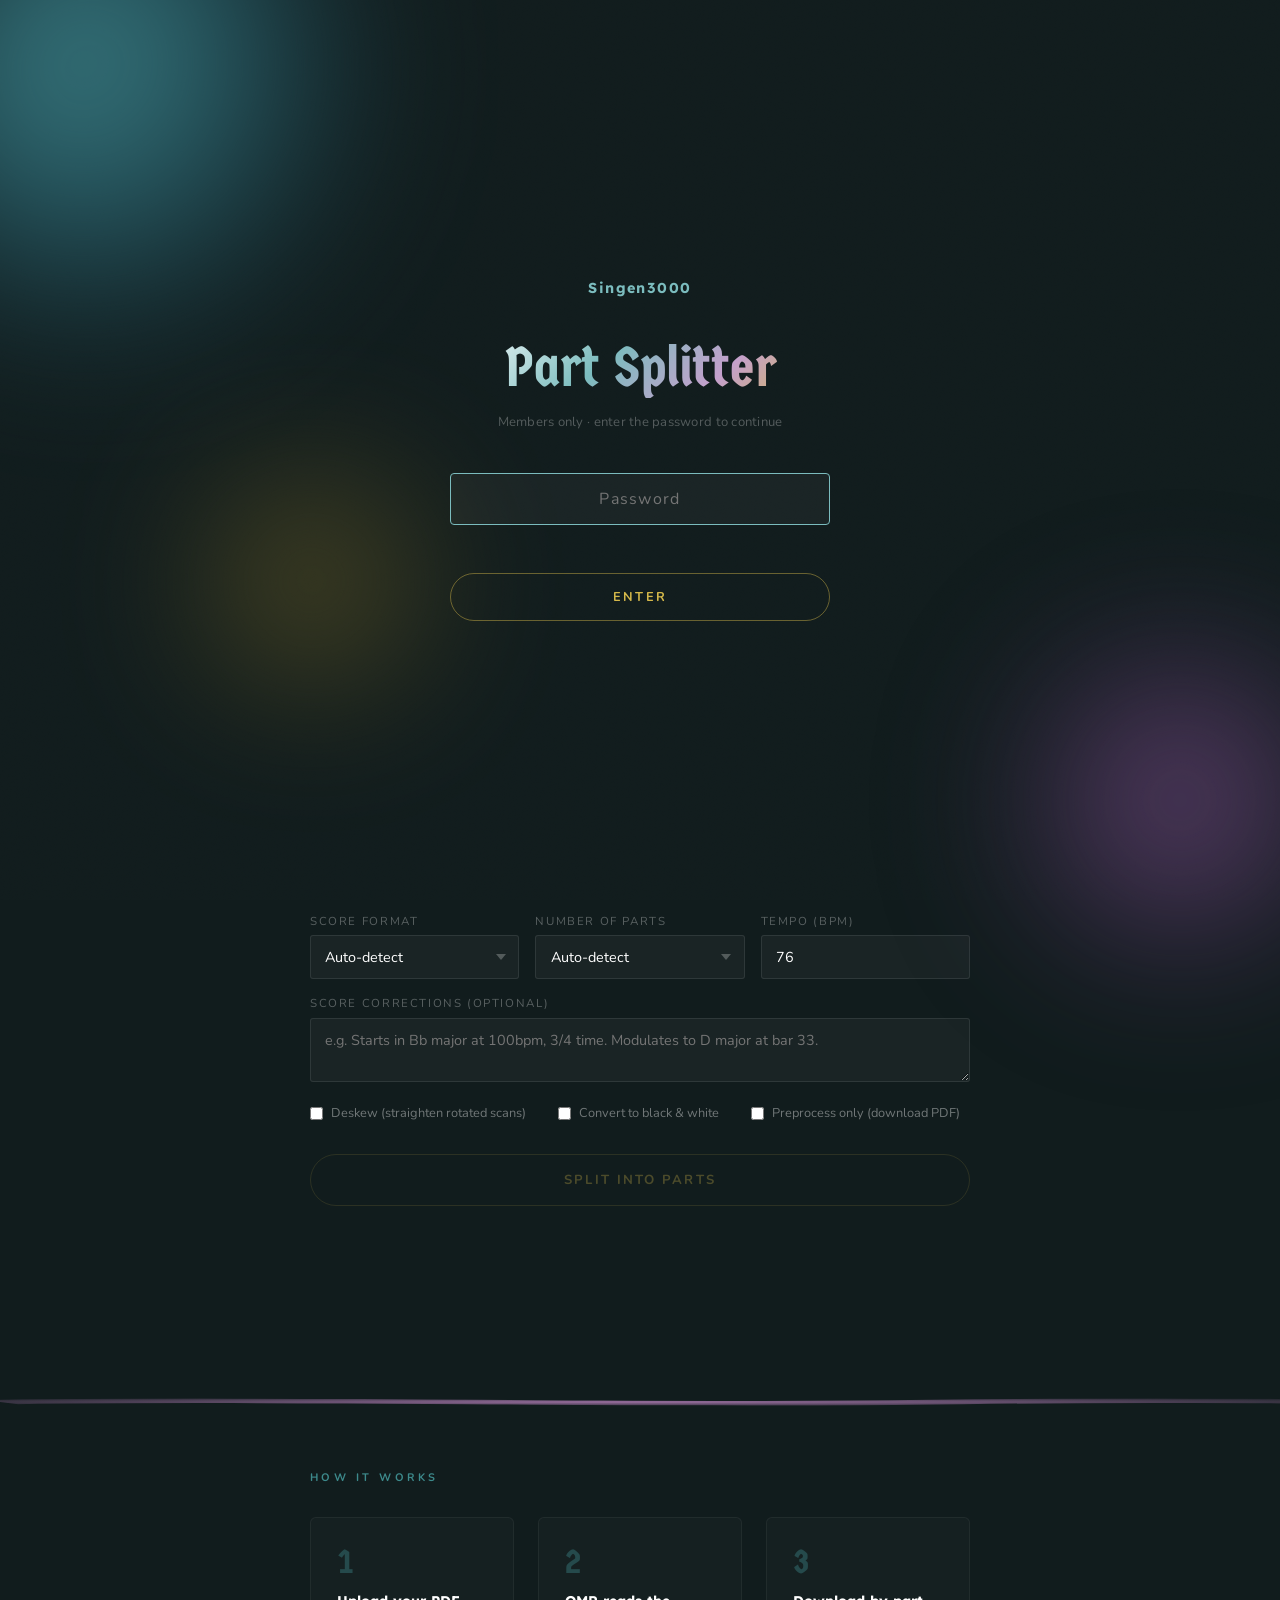
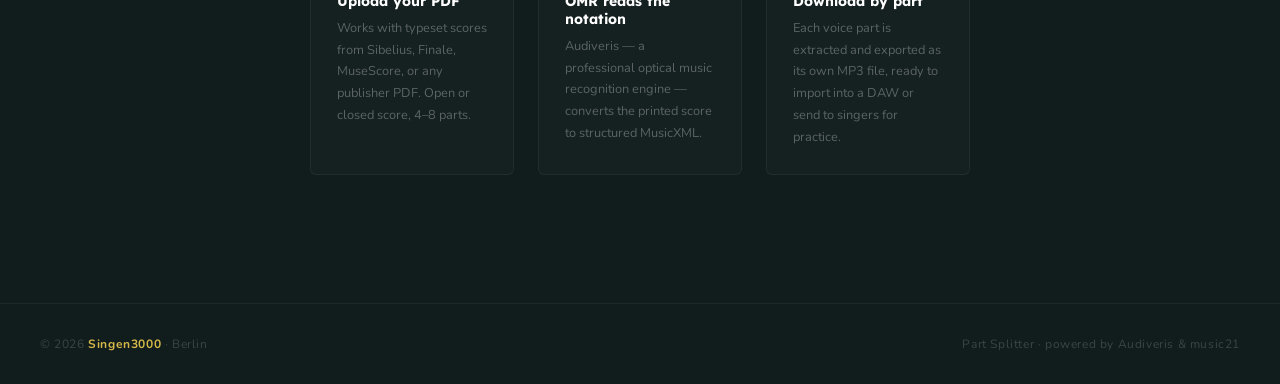
<file: sheet-music-splitter.html>
<!DOCTYPE html>
<html lang="en">
<head>
  <meta charset="UTF-8"/>
  <meta name="viewport" content="width=device-width, initial-scale=1.0"/>
  <title>Part Splitter · Singen3000</title>
  <link rel="preconnect" href="https://fonts.googleapis.com"/>
  <link rel="preconnect" href="https://fonts.gstatic.com" crossorigin/>
  <link href="https://fonts.googleapis.com/css2?family=Germania+One&family=Lexend+Deca:wght@400;700;800&family=Nunito:wght@300;400;600;700&display=swap" rel="stylesheet"/>
  <style>
    * { margin:0; padding:0; box-sizing:border-box; }

    :root {
      --bg:         #111c1d;
      --teal:       #3d8a8c;
      --teal-light: #7bbcbe;
      --mauve:      #9a6fa0;
      --mauve-l:    #c4a0cc;
      --yellow:     #d4b84a;
      --yellow-l:   #ede09a;
    }

    html { scroll-behavior:smooth; }
    body {
      font-family:'Nunito',sans-serif;
      background:var(--bg);
      color:rgba(255,255,255,0.75);
      overflow-x:hidden;
      min-height:100vh;
    }

    /* noise overlay */
    body::before {
      content:''; position:fixed; inset:0; z-index:500; pointer-events:none;
      background-image:url("data:image/svg+xml,%3Csvg viewBox='0 0 256 256' xmlns='http://www.w3.org/2000/svg'%3E%3Cfilter id='n'%3E%3CfeTurbulence type='fractalNoise' baseFrequency='0.9' numOctaves='4' stitchTiles='stitch'/%3E%3C/filter%3E%3Crect width='100%25' height='100%25' filter='url(%23n)'/%3E%3C/svg%3E");
      background-size:200px; opacity:0.035; mix-blend-mode:overlay;
    }

    /* ── NAV ── */
    nav {
      position:fixed; top:0; width:100%; z-index:200;
      padding:1.2rem 2.5rem;
      display:flex; justify-content:space-between; align-items:center;
    }
    .logo {
      font-family:'Lexend Deca',sans-serif; font-size:1rem; font-weight:700;
      color:var(--teal-light); letter-spacing:0.1em; text-decoration:none;
    }
    .nav-back {
      font-size:0.72rem; letter-spacing:0.16em; text-transform:uppercase;
      font-weight:700; color:rgba(255,255,255,0.25); text-decoration:none;
      transition:color 0.2s;
    }
    .nav-back:hover { color:var(--yellow-l); }
    .nav-back::before { content:'← '; }

    /* ── HERO ── */
    .tool-hero {
      min-height:52vh;
      display:flex; flex-direction:column;
      align-items:center; justify-content:flex-end;
      text-align:center;
      padding:8rem 2.5rem 5rem;
      position:relative; overflow:hidden;
    }

    /* blobs */
    .blob { position:absolute; border-radius:50%; filter:blur(70px); opacity:0; animation:blobIn 2.2s ease-out forwards; }
    .blob-1{width:500px;height:500px;background:radial-gradient(circle at 40% 40%,#5bbcbe,#2a6a7a,transparent 70%);top:-120px;left:-100px;animation-delay:.1s}
    .blob-2{width:380px;height:380px;background:radial-gradient(circle at 50% 50%,#b080c0,#6a3a7a,transparent 70%);bottom:-60px;right:-60px;animation-delay:.4s}
    .blob-3{width:260px;height:260px;background:radial-gradient(circle at 50% 40%,#d4b84a,#8a7020,transparent 70%);bottom:20%;left:12%;animation-delay:.7s}
    @keyframes blobIn{from{opacity:0;transform:scale(0.85) translateY(20px)}to{opacity:1;transform:scale(1) translateY(0)}}
    .blob-1{animation:blobIn 2.2s ease-out .1s forwards,drift1 18s ease-in-out 2.3s infinite}
    .blob-2{animation:blobIn 2.2s ease-out .4s forwards,drift2 22s ease-in-out 2.6s infinite}
    .blob-3{animation:blobIn 2.2s ease-out .7s forwards,drift3 20s ease-in-out 2.9s infinite}
    @keyframes drift1{0%,100%{transform:translate(0,0)}33%{transform:translate(18px,-22px)}66%{transform:translate(-12px,14px)}}
    @keyframes drift2{0%,100%{transform:translate(0,0)}33%{transform:translate(-20px,16px)}66%{transform:translate(14px,-10px)}}
    @keyframes drift3{0%,100%{transform:translate(0,0)}33%{transform:translate(10px,20px)}66%{transform:translate(-16px,-18px)}}

    .hero-content {
      position:relative; z-index:10;
      opacity:0; animation:fadeUp 1s ease-out 1.4s forwards;
    }
    @keyframes fadeUp{from{opacity:0;transform:translateY(20px)}to{opacity:1;transform:translateY(0)}}

    .hero-eyebrow {
      font-size:0.72rem; letter-spacing:0.28em; text-transform:uppercase;
      color:var(--yellow); margin-bottom:1.2rem; font-weight:600;
    }
    h1 {
      font-family:'Germania One',cursive;
      font-size:clamp(3.2rem,9vw,7rem);
      font-weight:400; line-height:1.1; margin-bottom:1.4rem;
      background:linear-gradient(135deg,#fff 0%,var(--teal-light) 40%,var(--mauve-l) 70%,var(--yellow) 100%);
      -webkit-background-clip:text; -webkit-text-fill-color:transparent; background-clip:text;
    }
    .hero-sub {
      color:rgba(255,255,255,0.35); font-size:0.95rem; font-weight:300;
      max-width:420px; margin:0 auto; line-height:1.8;
    }

    /* ── WAVY DIVIDER ── */
    .divider {
      width:100%; height:8px; border:none; margin:4rem 0;
      background:radial-gradient(ellipse at center,var(--mauve) 0%,transparent 100%);
      mask-image:url("data:image/svg+xml,%3Csvg xmlns='http://www.w3.org/2000/svg' viewBox='0 0 100 8' preserveAspectRatio='none'%3E%3Cpath d='M0,4 C12,0 25,8 37,4 C50,0 62,8 75,4 C87,0 100,8 100,4' stroke='black' stroke-width='4.5' fill='none'/%3E%3C/svg%3E");
      -webkit-mask-image:url("data:image/svg+xml,%3Csvg xmlns='http://www.w3.org/2000/svg' viewBox='0 0 100 8' preserveAspectRatio='none'%3E%3Cpath d='M0,4 C12,0 25,8 37,4 C50,0 62,8 75,4 C87,0 100,8 100,4' stroke='black' stroke-width='4.5' fill='none'/%3E%3C/svg%3E");
      mask-size:200% 100%; -webkit-mask-size:200% 100%;
      animation:wiggle 7s ease-in-out infinite;
    }
    @keyframes wiggle{0%,100%{mask-position:0% 0%;-webkit-mask-position:0% 0%}50%{mask-position:50% 0%;-webkit-mask-position:50% 0%}}

    /* ── MAIN TOOL AREA ── */
    .tool-section {
      max-width:740px; margin:0 auto; padding:0 2.5rem 8rem;
      position:relative; z-index:10;
    }

    .section-label {
      font-size:0.68rem; letter-spacing:0.32em; text-transform:uppercase;
      color:var(--teal); font-weight:700; margin-bottom:1.8rem;
    }

    /* ── UPLOAD ZONE ── */
    .upload-zone {
      border:1px solid rgba(123,188,190,0.2);
      border-radius:8px;
      padding:3.5rem 2rem;
      text-align:center;
      cursor:pointer;
      transition:border-color 0.25s, background 0.25s;
      position:relative;
      background:rgba(255,255,255,0.015);
    }
    .upload-zone:hover, .upload-zone.drag-over {
      border-color:rgba(123,188,190,0.55);
      background:rgba(123,188,190,0.04);
    }
    .upload-zone input[type=file] {
      position:absolute; inset:0; opacity:0; cursor:pointer; width:100%; height:100%;
    }
    .upload-icon {
      width:48px; height:48px; margin:0 auto 1.4rem;
      opacity:0.35;
    }
    .upload-icon svg { width:100%; height:100%; }
    .upload-label {
      font-family:'Lexend Deca',sans-serif; font-weight:700;
      font-size:1rem; color:#fff; margin-bottom:0.5rem;
    }
    .upload-hint {
      font-size:0.8rem; color:rgba(255,255,255,0.28); line-height:1.6;
    }
    .upload-hint strong { color:var(--teal-light); font-weight:600; }

    /* file selected state */
    .upload-zone.has-file { border-color:rgba(212,184,74,0.4); background:rgba(212,184,74,0.03); }
    .upload-zone.has-file .upload-icon { opacity:1; }
    .file-name {
      display:none; font-size:0.85rem; color:var(--yellow-l);
      margin-top:0.8rem; font-weight:600; letter-spacing:0.02em;
    }
    .upload-zone.has-file .file-name { display:block; }
    .upload-zone.has-file .upload-hint { display:none; }

    /* ── OPTIONS ── */
    .options-row {
      margin-top:2rem;
      display:grid; grid-template-columns:1fr 1fr 1fr; gap:1rem;
    }
    .option-group label {
      display:block; color:rgba(255,255,255,0.3);
      font-size:0.72rem; letter-spacing:0.14em; text-transform:uppercase;
      margin-bottom:0.4rem;
    }
    .option-group select, .option-group input {
      width:100%; padding:0.7rem 0.9rem;
      background:rgba(255,255,255,0.04);
      border:1px solid rgba(255,255,255,0.09);
      border-radius:3px; color:#fff;
      font-family:'Nunito',sans-serif; font-size:0.9rem;
      outline:none; transition:border-color 0.2s;
      appearance:none; -webkit-appearance:none;
      background-image:url("data:image/svg+xml,%3Csvg xmlns='http://www.w3.org/2000/svg' width='10' height='6' viewBox='0 0 10 6'%3E%3Cpath d='M0 0l5 6 5-6z' fill='rgba(255,255,255,0.25)'/%3E%3C/svg%3E");
      background-repeat:no-repeat; background-position:right 0.8rem center;
      padding-right:2rem;
    }
    .option-group select:focus, .option-group input:focus { border-color:var(--teal-light); }
    .option-group select option { background:#111c1d; }

    /* ── SUBMIT ── */
    .submit-row { margin-top:2rem; }
    .btn-submit {
      width:100%; padding:1rem;
      background:none; color:var(--yellow);
      font-family:'Nunito',sans-serif; font-size:0.82rem;
      font-weight:700; letter-spacing:0.16em; text-transform:uppercase;
      cursor:pointer; border:1px solid rgba(212,184,74,0.45);
      border-radius:30px; transition:opacity 0.2s, border-color 0.2s;
    }
    .btn-submit:hover:not(:disabled) { opacity:0.7; }
    .btn-submit:disabled { opacity:0.3; cursor:not-allowed; }

    /* ── PROGRESS ── */
    .progress-area {
      display:none; margin-top:2rem;
      background:rgba(255,255,255,0.025);
      border:1px solid rgba(255,255,255,0.07);
      border-radius:8px; padding:2rem;
    }
    .progress-area.visible { display:block; }

    .progress-stage {
      display:flex; align-items:center; gap:1rem;
      margin-bottom:1.2rem; opacity:0.25;
      transition:opacity 0.4s;
    }
    .progress-stage.active { opacity:1; }
    .progress-stage.done { opacity:0.55; }

    .stage-dot {
      width:8px; height:8px; border-radius:50%; flex-shrink:0;
      background:rgba(255,255,255,0.15);
      transition:background 0.4s;
    }
    .progress-stage.active .stage-dot {
      background:var(--teal-light); box-shadow:0 0 8px rgba(123,188,190,0.5);
      animation:dotPulse 1.4s ease-in-out infinite;
    }
    .progress-stage.done .stage-dot { background:var(--yellow); }
    @keyframes dotPulse {
      0%,100% { box-shadow:0 0 4px rgba(123,188,190,0.4); transform:scale(1); }
      50%      { box-shadow:0 0 14px rgba(123,188,190,0.9); transform:scale(1.35); }
    }

    .stage-label {
      font-size:0.82rem; color:rgba(255,255,255,0.55); letter-spacing:0.05em;
    }
    .progress-stage.active .stage-label { color:#fff; }

    .elapsed-timer {
      margin-top:1.25rem;
      display:flex; align-items:center; gap:0.6rem;
    }
    .elapsed-clock {
      font-family:'Lexend Deca',sans-serif; font-size:1.6rem; font-weight:700;
      color:var(--teal-light); letter-spacing:0.04em; line-height:1;
      min-width:5.5ch;
    }
    .elapsed-note {
      font-size:0.72rem; color:rgba(255,255,255,0.3); line-height:1.4;
    }

    .progress-bar-wrap {
      height:2px; background:rgba(255,255,255,0.07);
      border-radius:2px; margin-top:1.25rem; overflow:hidden;
    }
    .progress-bar {
      height:100%; width:0%; border-radius:2px;
      background:linear-gradient(90deg,var(--teal),var(--mauve-l));
      transition:width 0.5s ease;
    }

    /* ── RESULTS ── */
    .results-area {
      display:none; margin-top:2.5rem;
    }
    .results-area.visible { display:block; }

    .results-header {
      font-family:'Lexend Deca',sans-serif; font-weight:700;
      font-size:0.95rem; color:#fff; margin-bottom:1.2rem;
      letter-spacing:0.03em;
    }

    .part-list { display:flex; flex-direction:column; gap:0.6rem; }

    .part-item {
      display:flex; align-items:center; justify-content:space-between;
      padding:0.9rem 1.2rem;
      background:rgba(255,255,255,0.03);
      border:1px solid rgba(255,255,255,0.06);
      border-radius:4px;
      transition:border-color 0.2s;
    }
    .part-item:hover { border-color:rgba(123,188,190,0.25); }

    .part-name {
      font-size:0.88rem; font-weight:600; color:rgba(255,255,255,0.75);
      letter-spacing:0.04em;
    }
    .part-meta {
      font-size:0.75rem; color:rgba(255,255,255,0.25);
      margin-top:0.15rem; letter-spacing:0.04em;
    }

    .btn-download {
      padding:0.4rem 1rem;
      background:none; color:var(--teal-light);
      font-family:'Nunito',sans-serif; font-size:0.72rem;
      font-weight:700; letter-spacing:0.12em; text-transform:uppercase;
      cursor:pointer; border:1px solid rgba(123,188,190,0.3);
      border-radius:20px; text-decoration:none;
      transition:opacity 0.2s;
      white-space:nowrap;
    }
    .btn-download:hover { opacity:0.65; }

    .btn-download-all {
      display:block; width:100%; margin-top:1.2rem;
      padding:0.9rem;
      background:none; color:var(--yellow);
      font-family:'Nunito',sans-serif; font-size:0.8rem;
      font-weight:700; letter-spacing:0.14em; text-transform:uppercase;
      cursor:pointer; border:1px solid rgba(212,184,74,0.4);
      border-radius:30px; transition:opacity 0.2s; text-align:center;
      text-decoration:none;
    }
    .btn-download-all:hover { opacity:0.7; }

    /* ── ERROR ── */
    .error-area {
      display:none; margin-top:1.5rem;
      padding:1.2rem 1.4rem;
      background:rgba(180,60,60,0.07);
      border:1px solid rgba(180,60,60,0.2);
      border-radius:6px;
    }
    .error-area.visible { display:block; }
    .error-area p {
      font-size:0.85rem; color:rgba(255,160,140,0.8); line-height:1.6;
    }

    /* ── HOW IT WORKS ── */
    .how-section {
      max-width:740px; margin:0 auto; padding:0 2.5rem 8rem;
    }
    .how-grid {
      display:grid; grid-template-columns:repeat(3,1fr); gap:1.5rem;
      margin-top:2rem;
    }
    .how-item {
      padding:1.6rem;
      background:rgba(255,255,255,0.02);
      border:1px solid rgba(255,255,255,0.05);
      border-radius:6px;
    }
    .how-num {
      font-family:'Germania One',cursive;
      font-size:2.2rem; line-height:1;
      color:var(--teal); opacity:0.4;
      margin-bottom:0.8rem;
    }
    .how-title {
      font-family:'Lexend Deca',sans-serif; font-weight:700;
      font-size:0.88rem; color:#fff; margin-bottom:0.5rem;
    }
    .how-body {
      font-size:0.8rem; color:rgba(255,255,255,0.3); line-height:1.7;
    }

    /* ── FOOTER ── */
    footer {
      padding:2rem 2.5rem;
      border-top:1px solid rgba(255,255,255,0.05);
      display:flex; justify-content:space-between; align-items:center;
      flex-wrap:wrap; gap:1rem;
    }
    footer p { color:rgba(255,255,255,0.18); font-size:0.75rem; letter-spacing:0.05em; }
    footer strong { color:var(--yellow); }

    /* reveal */
    .reveal { opacity:0; transform:translateY(24px); transition:opacity 0.7s ease, transform 0.7s ease; }
    .reveal.visible { opacity:1; transform:translateY(0); }

    @media(max-width:600px){
      .options-row { grid-template-columns:1fr; }
      .how-grid { grid-template-columns:1fr; }
      h1 { font-size:clamp(2.8rem,12vw,4.5rem); }
    }

    /* ── CORRECTION PANEL ── */
    #correctionPanel {
      position:fixed; right:-380px; top:0; height:100vh; width:360px;
      background:#141f20; border-left:1px solid rgba(255,255,255,0.08);
      z-index:300; padding:1.5rem;
      display:flex; flex-direction:column;
      transition:right 0.3s ease;
      overflow:hidden;
    }
    #correctionPanel.open { right:0; }

    /* Clickable measures */
    .measure-click-overlay { fill:rgba(61,138,140,0); transition:fill 0.15s; cursor:pointer; }
    .measure-click-overlay:hover { fill:rgba(61,138,140,0.12); }

    /* Error measure highlight */
    g.has-error { cursor:pointer; }
    .error-measure-overlay { pointer-events:none; }

    /* ── PASSWORD GATE ── */
    #gate {
      position:fixed; inset:0; z-index:900;
      background:var(--bg);
      display:flex; align-items:center; justify-content:center;
      padding:2rem;
    }
    #gate.hidden { display:none; }

    /* reuse noise overlay on gate too */
    #gate::before {
      content:''; position:absolute; inset:0; pointer-events:none;
      background-image:url("data:image/svg+xml,%3Csvg viewBox='0 0 256 256' xmlns='http://www.w3.org/2000/svg'%3E%3Cfilter id='n'%3E%3CfeTurbulence type='fractalNoise' baseFrequency='0.9' numOctaves='4' stitchTiles='stitch'/%3E%3C/filter%3E%3Crect width='100%25' height='100%25' filter='url(%23n)'/%3E%3C/svg%3E");
      background-size:200px; opacity:0.035; mix-blend-mode:overlay;
    }

    .gate-blob { position:absolute; border-radius:50%; filter:blur(80px); }
    .gate-blob-1{width:500px;height:500px;background:radial-gradient(circle at 40% 40%,#5bbcbe,#2a6a7a,transparent 70%);top:-140px;left:-120px;opacity:0.7}
    .gate-blob-2{width:360px;height:360px;background:radial-gradient(circle at 50% 50%,#b080c0,#6a3a7a,transparent 70%);bottom:-80px;right:-80px;opacity:0.6}
    .gate-blob-3{width:240px;height:240px;background:radial-gradient(circle at 50% 40%,#d4b84a,#8a7020,transparent 70%);bottom:20%;left:15%;opacity:0.45}

    .gate-card {
      position:relative; z-index:1;
      width:100%; max-width:380px;
      text-align:center;
    }

    .gate-logo {
      font-family:'Lexend Deca',sans-serif; font-size:0.9rem; font-weight:700;
      color:var(--teal-light); letter-spacing:0.1em; margin-bottom:2.5rem;
      display:block;
    }

    .gate-title {
      font-family:'Germania One',cursive;
      font-size:clamp(2.2rem,8vw,3.5rem);
      font-weight:400; line-height:1.1; margin-bottom:0.8rem;
      background:linear-gradient(135deg,#fff 0%,var(--teal-light) 40%,var(--mauve-l) 70%,var(--yellow) 100%);
      -webkit-background-clip:text; -webkit-text-fill-color:transparent; background-clip:text;
    }

    .gate-sub {
      font-size:0.82rem; color:rgba(255,255,255,0.28);
      margin-bottom:2.5rem; line-height:1.7; letter-spacing:0.02em;
    }

    .gate-input-wrap { position:relative; margin-bottom:1rem; }
    .gate-input {
      width:100%; padding:0.85rem 1rem;
      background:rgba(255,255,255,0.04);
      border:1px solid rgba(255,255,255,0.09);
      border-radius:4px; color:#fff;
      font-family:'Nunito',sans-serif; font-size:1rem;
      outline:none; transition:border-color 0.2s;
      text-align:center; letter-spacing:0.08em;
    }
    .gate-input:focus { border-color:var(--teal-light); }
    .gate-input.error { border-color:rgba(180,80,80,0.6); animation:shake 0.35s ease; }
    @keyframes shake {
      0%,100%{transform:translateX(0)}
      20%{transform:translateX(-6px)}
      40%{transform:translateX(6px)}
      60%{transform:translateX(-4px)}
      80%{transform:translateX(4px)}
    }

    .gate-error {
      font-size:0.75rem; color:rgba(255,140,120,0.7);
      margin-bottom:1rem; min-height:1rem;
      letter-spacing:0.05em;
    }

    .gate-btn {
      width:100%; padding:0.9rem;
      background:none; color:var(--yellow);
      font-family:'Nunito',sans-serif; font-size:0.8rem;
      font-weight:700; letter-spacing:0.16em; text-transform:uppercase;
      cursor:pointer; border:1px solid rgba(212,184,74,0.45);
      border-radius:30px; transition:opacity 0.2s;
    }
    .gate-btn:hover { opacity:0.7; }
  </style>
</head>
<body>

  <!-- PASSWORD GATE -->
  <div id="gate">
    <div class="gate-blob gate-blob-1"></div>
    <div class="gate-blob gate-blob-2"></div>
    <div class="gate-blob gate-blob-3"></div>
    <div class="gate-card">
      <span class="gate-logo">Singen3000</span>
      <h2 class="gate-title">Part Splitter</h2>
      <p class="gate-sub">Members only · enter the password to continue</p>
      <div class="gate-input-wrap">
        <input class="gate-input" id="gateInput" type="password"
               placeholder="Password" autocomplete="current-password"/>
      </div>
      <p class="gate-error" id="gateError"></p>
      <button class="gate-btn" id="gateBtn">Enter</button>
    </div>
  </div>

  <nav>
    <a class="logo" href="/">Singen3000</a>
    <a class="nav-back" href="/">Back to site</a>
  </nav>

  <!-- HERO -->
  <header class="tool-hero">
    <div class="blob blob-1"></div>
    <div class="blob blob-2"></div>
    <div class="blob blob-3"></div>
    <div class="hero-content">
      <p class="hero-eyebrow">Choral tools</p>
      <h1>Part Splitter</h1>
      <p class="hero-sub">Upload a choir score PDF. Get individual MP3 files for every voice part — ready for practice, playback, or arrangement.</p>
    </div>
  </header>

  <hr class="divider"/>

  <!-- TOOL -->
  <main class="tool-section">

    <p class="section-label reveal">Upload your score</p>

    <div class="upload-zone reveal" id="dropZone">
      <input type="file" id="fileInput" accept=".pdf"/>
      <div class="upload-icon">
        <svg viewBox="0 0 48 48" fill="none" xmlns="http://www.w3.org/2000/svg">
          <rect x="8" y="6" width="32" height="36" rx="3" stroke="var(--teal-light)" stroke-width="1.5"/>
          <line x1="14" y1="16" x2="34" y2="16" stroke="var(--teal-light)" stroke-width="1.5" stroke-linecap="round"/>
          <line x1="14" y1="22" x2="34" y2="22" stroke="var(--teal-light)" stroke-width="1.5" stroke-linecap="round"/>
          <line x1="14" y1="28" x2="26" y2="28" stroke="var(--teal-light)" stroke-width="1.5" stroke-linecap="round"/>
          <circle cx="36" cy="36" r="8" fill="var(--bg)" stroke="var(--yellow)" stroke-width="1.5"/>
          <line x1="36" y1="32" x2="36" y2="40" stroke="var(--yellow)" stroke-width="1.5" stroke-linecap="round"/>
          <line x1="32" y1="36" x2="40" y2="36" stroke="var(--yellow)" stroke-width="1.5" stroke-linecap="round"/>
        </svg>
      </div>
      <p class="upload-label">Drop your PDF here</p>
      <p class="upload-hint">or click to browse · <strong>PDF only</strong> · typeset scores work best</p>
      <p class="file-name" id="fileName"></p>
    </div>

    <div class="options-row reveal">
      <div class="option-group">
        <label>Score format</label>
        <select id="scoreFormat">
          <option value="auto">Auto-detect</option>
          <option value="open">Open score (one voice per staff)</option>
          <option value="closed">Closed score (two voices per staff)</option>
        </select>
      </div>
      <div class="option-group">
        <label>Number of parts</label>
        <select id="partCount">
          <option value="auto">Auto-detect</option>
          <option value="4">4 parts (SATB)</option>
          <option value="5">5 parts</option>
          <option value="6">6 parts</option>
          <option value="7">7 parts</option>
          <option value="8">8 parts (SSAATTBB)</option>
        </select>
      </div>
      <div class="option-group">
        <label>Tempo (BPM)</label>
        <input type="number" id="tempoBpm" min="20" max="300" value="76" style="background-image:none; padding-right:0.9rem;"/>
      </div>
    </div>

    <div class="option-group reveal" style="margin-top:1rem;">
      <label>Score corrections (optional)</label>
      <textarea id="corrections" rows="2" placeholder="e.g. Starts in Bb major at 100bpm, 3/4 time. Modulates to D major at bar 33." style="width:100%; padding:0.7rem 0.9rem; background:rgba(255,255,255,0.04); border:1px solid rgba(255,255,255,0.09); border-radius:3px; color:#fff; font-family:'Nunito',sans-serif; font-size:0.9rem; outline:none; resize:vertical; transition:border-color 0.2s;"></textarea>
    </div>

    <div class="reveal" style="margin-top:1rem; display:flex; gap:2rem;">
      <label style="display:flex; align-items:center; gap:0.5rem; font-size:0.8rem; color:rgba(255,255,255,0.4); cursor:pointer;">
        <input type="checkbox" id="deskew" style="accent-color:var(--teal-light);"/> Deskew (straighten rotated scans)
      </label>
      <label style="display:flex; align-items:center; gap:0.5rem; font-size:0.8rem; color:rgba(255,255,255,0.4); cursor:pointer;">
        <input type="checkbox" id="bw" style="accent-color:var(--teal-light);"/> Convert to black &amp; white
      </label>
      <label style="display:flex; align-items:center; gap:0.5rem; font-size:0.8rem; color:rgba(255,255,255,0.4); cursor:pointer;">
        <input type="checkbox" id="preprocessOnly" style="accent-color:var(--teal-light);"/> Preprocess only (download PDF)
      </label>
    </div>

    <div class="submit-row reveal">
      <button class="btn-submit" id="submitBtn" disabled>Split into parts</button>
    </div>

    <!-- Progress -->
    <div class="progress-area" id="progressArea">
      <div class="progress-stage" id="stage1">
        <div class="stage-dot"></div>
        <span class="stage-label">Reading score with Audiveris</span>
      </div>
      <div class="progress-stage" id="stage2">
        <div class="stage-dot"></div>
        <span class="stage-label">Converting notation to MusicXML</span>
      </div>
      <div class="progress-stage" id="stage3">
        <div class="stage-dot"></div>
        <span class="stage-label">Splitting voice parts</span>
      </div>
      <div class="progress-stage" id="stage4">
        <div class="stage-dot"></div>
        <span class="stage-label">Generating MP3 files</span>
      </div>
      <div class="elapsed-timer" id="elapsedTimer" style="display:none">
        <span class="elapsed-clock" id="elapsedClock">0:00</span>
        <span class="elapsed-note" id="elapsedNote"></span>
      </div>
      <div class="progress-bar-wrap">
        <div class="progress-bar" id="progressBar"></div>
      </div>
    </div>

    <!-- Error -->
    <div class="error-area" id="errorArea">
      <p id="errorMsg"></p>
    </div>

    <!-- Results -->
    <div class="results-area" id="resultsArea">
      <p class="results-header" id="resultsHeader">Your parts are ready</p>

      <!-- Score preview: original PDF vs Verovio SVG -->
      <div id="previewSection" style="display:none; margin-bottom:2.5rem;">
        <p style="font-size:0.72rem; letter-spacing:0.2em; text-transform:uppercase; color:rgba(255,255,255,0.28); font-weight:700; margin-bottom:0.9rem;">Score preview</p>
        <div style="display:grid; grid-template-columns:1fr 1fr; gap:1.2rem;">
          <div>
            <p style="font-size:0.7rem; color:rgba(255,255,255,0.2); letter-spacing:0.1em; text-transform:uppercase; margin-bottom:0.5rem;">Original PDF</p>
            <div id="previewOrigPages" style="max-height:65vh; overflow-y:auto; border:1px solid rgba(255,255,255,0.07); border-radius:4px; padding:0.4rem; background:rgba(0,0,0,0.25);"></div>
          </div>
          <div>
            <p style="font-size:0.7rem; color:rgba(255,255,255,0.2); letter-spacing:0.1em; text-transform:uppercase; margin-bottom:0.5rem;">Recognised score</p>
            <div id="previewSvgPages" style="max-height:65vh; overflow-y:auto; border:1px solid rgba(255,255,255,0.07); border-radius:4px; padding:0.4rem; background:#f8f8f8;"></div>
          </div>
        </div>
      </div>

      <div class="part-list" id="partList"></div>
      <a class="btn-download-all" id="downloadAll" href="#" download>Download all as ZIP</a>

      <!-- Error bars & re-process -->
      <div id="reprocessPanel" style="display:none; margin-top:2rem; padding:1.2rem 1.4rem; border:1px solid rgba(212,184,74,0.25); border-radius:6px; background:rgba(212,184,74,0.05);">
        <p style="color:var(--yellow-l); font-size:0.85rem; font-weight:700; letter-spacing:0.05em; margin-bottom:0.8rem;">&#9888;&#65039; Audiveris flagged issues</p>
        <ul id="errorBarsList" style="margin:0 0 1.2rem 1rem; font-size:0.82rem; color:rgba(255,255,255,0.55); line-height:1.7;"></ul>
        <p style="font-size:0.78rem; color:rgba(255,255,255,0.35); margin-bottom:1rem;">Describe corrections below and click <strong style="color:rgba(255,255,255,0.6);">Re-process</strong> to regenerate the audio without re-running Audiveris.</p>
        <div style="display:flex; justify-content:space-between; align-items:baseline; margin-bottom:0.4rem;">
          <label style="font-size:0.75rem; color:rgba(255,255,255,0.4); letter-spacing:0.1em; text-transform:uppercase;">Corrections</label>
          <button id="autodetectBtn" style="padding:0.3rem 0.8rem; background:rgba(61,138,140,0.18); color:var(--teal-light); font-family:'Nunito',sans-serif; font-weight:700; font-size:0.72rem; letter-spacing:0.06em; border:1px solid rgba(61,138,140,0.35); border-radius:3px; cursor:pointer; transition:opacity 0.2s;">Auto-correct</button>
        </div>
        <textarea id="reprocessCorrections" rows="3" placeholder="e.g. Bar 12 should be in 3/4 time. Key change to Bb major at bar 25." style="width:100%; padding:0.7rem 0.9rem; background:rgba(255,255,255,0.04); border:1px solid rgba(255,255,255,0.09); border-radius:3px; color:#fff; font-family:'Nunito',sans-serif; font-size:0.9rem; outline:none; resize:vertical; margin-bottom:0.8rem;"></textarea>
        <div style="display:flex; gap:1rem; align-items:center; flex-wrap:wrap;">
          <div style="display:flex; align-items:center; gap:0.5rem;">
            <label style="font-size:0.75rem; color:rgba(255,255,255,0.4); white-space:nowrap;">Tempo BPM</label>
            <input type="number" id="reprocessBpm" min="20" max="300" placeholder="76" style="width:70px; padding:0.4rem 0.6rem; background:rgba(255,255,255,0.06); border:1px solid rgba(255,255,255,0.12); border-radius:3px; color:#fff; font-family:'Nunito',sans-serif; font-size:0.9rem; outline:none;"/>
          </div>
          <button id="reprocessBtn" style="padding:0.55rem 1.4rem; background:var(--yellow); color:#1a1500; font-family:'Nunito',sans-serif; font-weight:700; font-size:0.85rem; border:none; border-radius:4px; cursor:pointer; transition:opacity 0.2s;">Re-process</button>
        </div>
        <p id="reprocessStatus" style="margin-top:0.8rem; font-size:0.82rem; color:var(--teal-light); display:none;"></p>
      </div>
    </div>

  </main>

  <hr class="divider"/>

  <!-- HOW IT WORKS -->
  <section class="how-section">
    <p class="section-label reveal">How it works</p>
    <div class="how-grid">
      <div class="how-item reveal">
        <div class="how-num">1</div>
        <p class="how-title">Upload your PDF</p>
        <p class="how-body">Works with typeset scores from Sibelius, Finale, MuseScore, or any publisher PDF. Open or closed score, 4–8 parts.</p>
      </div>
      <div class="how-item reveal" style="transition-delay:0.1s">
        <div class="how-num">2</div>
        <p class="how-title">OMR reads the notation</p>
        <p class="how-body">Audiveris — a professional optical music recognition engine — converts the printed score to structured MusicXML.</p>
      </div>
      <div class="how-item reveal" style="transition-delay:0.2s">
        <div class="how-num">3</div>
        <p class="how-title">Download by part</p>
        <p class="how-body">Each voice part is extracted and exported as its own MP3 file, ready to import into a DAW or send to singers for practice.</p>
      </div>
    </div>
  </section>

  <footer>
    <p>© 2026 <strong>Singen3000</strong> · Berlin</p>
    <p>Part Splitter · powered by Audiveris &amp; music21</p>
  </footer>

  <!-- CORRECTION PANEL -->
  <div id="correctionPanel">
    <div style="display:flex; justify-content:space-between; align-items:flex-start; margin-bottom:1rem;">
      <div>
        <p style="font-size:0.68rem; letter-spacing:0.24em; text-transform:uppercase; color:var(--teal); font-weight:700; margin-bottom:0.15rem;">Bar</p>
        <p id="corrBarNum" style="font-family:'Germania One',cursive; font-size:2rem; color:#fff; line-height:1;"></p>
      </div>
      <button id="corrClose" style="background:none; border:none; color:rgba(255,255,255,0.3); cursor:pointer; font-size:1.5rem; padding:0; line-height:1; margin-top:0.1rem;">×</button>
    </div>
    <p id="corrErrorMsg" style="font-size:0.78rem; color:rgba(255,140,120,0.75); line-height:1.55; margin-bottom:1.2rem; padding:0.55rem 0.75rem; background:rgba(200,55,55,0.07); border:1px solid rgba(200,55,55,0.18); border-radius:4px;"></p>
    <button id="corrAiCorrect" style="width:100%; padding:0.7rem; margin-bottom:0.6rem; background:rgba(61,138,140,0.12); border:1px solid rgba(61,138,140,0.4); color:var(--teal-light); font-family:'Nunito',sans-serif; font-size:0.82rem; font-weight:700; letter-spacing:0.1em; text-transform:uppercase; border-radius:4px; cursor:pointer; transition:opacity 0.2s;">AI correct this bar</button>
    <p id="corrAiStatus" style="font-size:0.78rem; color:var(--teal-light); line-height:1.55; margin-bottom:0.8rem; display:none;"></p>
    <!-- AI suggestion review area (hidden until suggestions arrive) -->
    <div id="corrSuggestion" style="display:none; margin-bottom:0.8rem; padding:0.7rem; background:rgba(61,138,140,0.06); border:1px solid rgba(61,138,140,0.2); border-radius:4px;">
      <p style="font-size:0.65rem; letter-spacing:0.15em; text-transform:uppercase; color:var(--teal); font-weight:700; margin-bottom:0.5rem;">Suggested corrections</p>
      <pre id="corrSuggestionText" style="font-size:0.78rem; color:rgba(255,255,255,0.75); line-height:1.6; margin:0 0 0.7rem 0; white-space:pre-wrap; font-family:'Nunito',sans-serif;"></pre>
      <div style="display:flex; gap:0.5rem;">
        <button id="corrAccept" style="flex:1; padding:0.5rem; background:rgba(61,138,140,0.2); border:1px solid rgba(61,138,140,0.5); color:var(--teal-light); font-family:'Nunito',sans-serif; font-size:0.78rem; font-weight:700; letter-spacing:0.08em; text-transform:uppercase; border-radius:3px; cursor:pointer;">Accept</button>
        <button id="corrReject" style="flex:1; padding:0.5rem; background:rgba(200,55,55,0.08); border:1px solid rgba(200,55,55,0.25); color:rgba(255,140,120,0.75); font-family:'Nunito',sans-serif; font-size:0.78rem; font-weight:700; letter-spacing:0.08em; text-transform:uppercase; border-radius:3px; cursor:pointer;">Reject</button>
      </div>
    </div>
    <div style="border-top:1px solid rgba(255,255,255,0.06); margin-bottom:0.8rem; padding-top:0.8rem;">
      <p style="font-size:0.72rem; color:rgba(255,255,255,0.28); line-height:1.6; margin-bottom:0.8rem;">Or describe what this bar should contain manually:</p>
    </div>
    <textarea id="corrInput" rows="4" placeholder="e.g. Soprano: D5 crotchet, E5 crotchet, F5 minim" style="width:100%; padding:0.6rem 0.8rem; background:rgba(255,255,255,0.04); border:1px solid rgba(255,255,255,0.09); border-radius:4px; color:#fff; font-family:'Nunito',sans-serif; font-size:0.85rem; outline:none; resize:vertical; transition:border-color 0.2s; margin-bottom:0.7rem;"></textarea>
    <button id="corrApply" style="width:100%; padding:0.6rem; background:none; border:1px solid rgba(212,184,74,0.4); color:var(--yellow); font-family:'Nunito',sans-serif; font-size:0.8rem; font-weight:700; letter-spacing:0.1em; text-transform:uppercase; border-radius:4px; cursor:pointer; transition:opacity 0.2s;">Add correction</button>
  </div>

  <script>
    // ── Password gate ──────────────────────────────────────────────────────
    // To change the password:
    //   1. Pick a strong passphrase
    //   2. Run: echo -n "your-passphrase" | sha256sum
    //   3. Paste the resulting hash below
    const HASH = '31747001b07b9c1c66633320be4b956b00a2580bc959d3cbe40fe79a22bac159';
    const SESSION_KEY = 's3k_auth';

    const gate      = document.getElementById('gate');
    const gateInput = document.getElementById('gateInput');
    const gateBtn   = document.getElementById('gateBtn');
    const gateError = document.getElementById('gateError');

    async function sha256(str) {
      const buf = await crypto.subtle.digest(
        'SHA-256', new TextEncoder().encode(str)
      );
      return Array.from(new Uint8Array(buf))
        .map(b => b.toString(16).padStart(2, '0')).join('');
    }

    async function tryUnlock() {
      const val = gateInput.value;
      if (!val) return;
      const hash = await sha256(val);
      if (hash === HASH) {
        sessionStorage.setItem(SESSION_KEY, '1');
        gate.classList.add('hidden');
        gateError.textContent = '';
      } else {
        gateError.textContent = 'Incorrect password';
        gateInput.classList.add('error');
        gateInput.value = '';
        setTimeout(() => gateInput.classList.remove('error'), 400);
        gateInput.focus();
      }
    }

    // Check if already unlocked this session
    if (sessionStorage.getItem(SESSION_KEY) === '1') {
      gate.classList.add('hidden');
    } else {
      // Focus input after a moment so autofill can fire first
      setTimeout(() => gateInput.focus(), 100);
    }

    gateBtn.addEventListener('click', tryUnlock);
    gateInput.addEventListener('keydown', e => { if (e.key === 'Enter') tryUnlock(); });
    // ── End password gate ──────────────────────────────────────────────────

    // ── Reveal on scroll ──
    const revealEls = document.querySelectorAll('.reveal');
    const observer = new IntersectionObserver(entries => {
      entries.forEach(e => { if(e.isIntersecting) { e.target.classList.add('visible'); observer.unobserve(e.target); }});
    }, { threshold: 0.12 });
    revealEls.forEach(el => observer.observe(el));

    // ── File input ──
    const dropZone  = document.getElementById('dropZone');
    const fileInput = document.getElementById('fileInput');
    const fileName  = document.getElementById('fileName');
    const submitBtn = document.getElementById('submitBtn');

    let selectedFile = null;
    let currentJobId = null;

    function setFile(file) {
      if (!file || file.type !== 'application/pdf') { return; }
      selectedFile = file;
      fileName.textContent = file.name;
      dropZone.classList.add('has-file');
      submitBtn.disabled = false;
    }

    fileInput.addEventListener('change', () => { if(fileInput.files[0]) setFile(fileInput.files[0]); });

    dropZone.addEventListener('dragover', e => { e.preventDefault(); dropZone.classList.add('drag-over'); });
    dropZone.addEventListener('dragleave', () => dropZone.classList.remove('drag-over'));
    dropZone.addEventListener('drop', e => {
      e.preventDefault(); dropZone.classList.remove('drag-over');
      const file = e.dataTransfer.files[0];
      if(file) setFile(file);
    });

    // ── Progress helpers ──
    const progressArea = document.getElementById('progressArea');
    const progressBar  = document.getElementById('progressBar');
    const errorArea    = document.getElementById('errorArea');
    const errorMsg     = document.getElementById('errorMsg');
    const resultsArea  = document.getElementById('resultsArea');
    const partList     = document.getElementById('partList');
    const downloadAll  = document.getElementById('downloadAll');

    const stages = [
      document.getElementById('stage1'),
      document.getElementById('stage2'),
      document.getElementById('stage3'),
      document.getElementById('stage4'),
    ];

    function resetUI() {
      stopTimer();
      progressArea.classList.remove('visible');
      errorArea.classList.remove('visible');
      resultsArea.classList.remove('visible');
      stages.forEach(s => { s.classList.remove('active','done'); });
      progressBar.style.width = '0%';
      partList.innerHTML = '';
      document.getElementById('previewSection').style.display = 'none';
      document.getElementById('previewOrigPages').innerHTML = '';
      document.getElementById('previewSvgPages').innerHTML = '';
      document.getElementById('reprocessPanel').style.display = 'none';
      document.getElementById('errorBarsList').innerHTML = '';
      document.getElementById('reprocessCorrections').value = '';
      document.getElementById('reprocessBpm').value = '';
      const rs = document.getElementById('reprocessStatus');
      rs.style.display = 'none'; rs.textContent = '';
      document.getElementById('correctionPanel').classList.remove('open');
    }

    function activateStage(n) {
      stages.forEach((s, i) => {
        if(i < n)  { s.classList.remove('active'); s.classList.add('done'); }
        if(i === n){ s.classList.add('active'); s.classList.remove('done'); }
        if(i > n)  { s.classList.remove('active','done'); }
      });
      progressBar.style.width = ((n+1)/stages.length * 100) + '%';
    }

    function showError(msg) {
      errorMsg.textContent = msg;
      errorArea.classList.add('visible');
      stages.forEach(s => s.classList.remove('active'));
      submitBtn.disabled = false;
      submitBtn.textContent = 'Split into parts';
    }

    // ── Submit ──
    submitBtn.addEventListener('click', async () => {
      if(!selectedFile) return;
      resetUI();
      progressArea.classList.add('visible');
      submitBtn.disabled = true;
      submitBtn.textContent = 'Processing…';

      const API = 'https://choralsplit.fly.dev';
      const formData = new FormData();
      formData.append('file', selectedFile);
      formData.append('score_format', document.getElementById('scoreFormat').value);
      formData.append('part_count', document.getElementById('partCount').value);
      const tempo = document.getElementById('tempoBpm').value;
      if (tempo) formData.append('tempo_bpm', tempo);
      const corrections = document.getElementById('corrections').value.trim();
      if (corrections) formData.append('corrections', corrections);
      formData.append('deskew', document.getElementById('deskew').checked ? '1' : '0');
      formData.append('bw', document.getElementById('bw').checked ? '1' : '0');
      formData.append('preprocess_only', document.getElementById('preprocessOnly').checked ? '1' : '0');

      try {
        document.querySelector('#stage1 .stage-label').textContent = 'Reading score with Audiveris';
        activateStage(0);
        startTimer(false);

        const res = await fetch(`${API}/api/split`, {
          method: 'POST',
          body: formData,
        });

        if(!res.ok) {
          const text = await res.text().catch(() => '');
          let detail = `Server error ${res.status}`;
          try {
            const err = JSON.parse(text);
            if (typeof err.detail === 'string') detail = err.detail;
            else if (Array.isArray(err.detail)) detail = err.detail.map(e => e.msg).join('; ');
          } catch(_) {
            // non-JSON body (e.g. proxy timeout HTML)
            if (res.status === 524 || res.status === 504) detail = 'The server timed out processing your score. Try a shorter/simpler PDF.';
          }
          throw new Error(detail);
        }

        activateStage(1);
        await sleep(400);
        activateStage(2);
        await sleep(400);
        activateStage(3);

        const data = await res.json();
        // expected: { parts: [{ name, mp3_url, note_count }], all_mp3_url, zip_url }
        //        or: { preprocess_pdf_url } when preprocess-only mode

        stages.forEach(s => { s.classList.remove('active'); s.classList.add('done'); });
        progressBar.style.width = '100%';
        stopTimer();
        playSuccessChime();

        if (data.preprocess_pdf_url) {
          renderPreprocessResult(data, API);
        } else {
          renderResults(data, API);
        }

      } catch(err) {
        stopTimer();
        showError(err.message || 'Something went wrong. Check the score is a clean typeset PDF and try again.');
      }
    });

    function sleep(ms) { return new Promise(r => setTimeout(r, ms)); }

    // ── Success chime (Web Audio API) ──────────────────────────────────────
    function playSuccessChime() {
      try {
        const ctx = new (window.AudioContext || window.webkitAudioContext)();
        // Cmaj7#11 arpeggio: C4 E4 G4 B4 F#5
        const notes  = [261.63, 329.63, 392.00, 493.88, 739.99];
        const delays = [0, 0.07, 0.14, 0.21, 0.28];
        notes.forEach((freq, i) => {
          const osc  = ctx.createOscillator();
          const gain = ctx.createGain();
          osc.connect(gain);
          gain.connect(ctx.destination);
          osc.type = 'sine';
          osc.frequency.value = freq;
          const t = ctx.currentTime + delays[i];
          gain.gain.setValueAtTime(0, t);
          gain.gain.linearRampToValueAtTime(0.18, t + 0.015);
          gain.gain.exponentialRampToValueAtTime(0.0001, t + 1.4);
          osc.start(t);
          osc.stop(t + 1.5);
        });
      } catch(_) { /* AudioContext not available — silently skip */ }
    }

    // ── Elapsed timer ──────────────────────────────────────────────────────
    let _timerInterval = null;
    function startTimer(isOemer) {
      const el = document.getElementById('elapsedTimer');
      const clock = document.getElementById('elapsedClock');
      const note  = document.getElementById('elapsedNote');
      el.style.display = 'flex';
      note.textContent = isOemer ? 'Oemer can take 5–15 min on a full score' : '';
      let secs = 0;
      clock.textContent = '0:00';
      _timerInterval = setInterval(() => {
        secs++;
        const m = Math.floor(secs / 60);
        const s = String(secs % 60).padStart(2, '0');
        clock.textContent = `${m}:${s}`;
      }, 1000);
    }
    function stopTimer() {
      clearInterval(_timerInterval);
      _timerInterval = null;
      document.getElementById('elapsedTimer').style.display = 'none';
    }

    function renderPreprocessResult(data, base) {
      document.getElementById('resultsHeader').textContent = 'Preprocessed PDF ready';
      const item = document.createElement('div');
      item.className = 'part-item';
      item.innerHTML = `
        <div>
          <div class="part-name" style="color:var(--teal-light)">Preprocessed PDF</div>
          <div class="part-meta">300 DPI — inspect before full processing</div>
        </div>
        <a class="btn-download" href="${base}${escHtml(data.preprocess_pdf_url)}" download="preprocessed.pdf">Download</a>
      `;
      partList.appendChild(item);
      downloadAll.style.display = 'none';
      resultsArea.classList.add('visible');
      submitBtn.disabled = false;
      submitBtn.textContent = 'Split another score';
      selectedFile = null;
      dropZone.classList.remove('has-file');
      fileName.textContent = '';
      fileInput.value = '';
    }

    async function renderPreviewInline(preview, base, errorBars) {
      if (!preview) return;
      const origDiv = document.getElementById('previewOrigPages');
      const svgDiv  = document.getElementById('previewSvgPages');

      // Build bar → error message map (bar numbers are 1-based integers)
      const errorBarMap = {};
      (errorBars || []).forEach(e => { errorBarMap[Number(e.bar)] = e.message; });

      // Original PDF pages — keep as <img>
      (preview.pdf_pages || []).forEach(url => {
        const img = document.createElement('img');
        img.src = base + url;
        img.style.cssText = 'width:100%; display:block; margin-bottom:3px; border-radius:2px;';
        origDiv.appendChild(img);
      });

      // Show section early so getBBox works on inline SVGs
      document.getElementById('previewSection').style.display = 'block';

      let globalBarIdx = 0;
      for (const url of (preview.svg_pages || [])) {
        const wrapper = document.createElement('div');
        wrapper.style.cssText = 'position:relative; margin-bottom:3px;';
        try {
          const resp = await fetch(base + url);
          const svgText = await resp.text();
          // Strip XML declaration — innerHTML chokes on <?xml ...?> preambles
          wrapper.innerHTML = svgText.replace(/^<\?xml[^>]*\?>\s*/i, '');
          const svgEl = wrapper.querySelector('svg');
          if (svgEl) {
            // Remove broken <image> elements (Verovio refs to missing resources)
            svgEl.querySelectorAll('image').forEach(el => el.remove());
            // Remove "MEI engraved with Verovio" footer and "score.mxl" title text
            svgEl.querySelectorAll('text').forEach(el => {
              const t = el.textContent.trim().toLowerCase();
              if (t.includes('engraved with') || t.includes('verovio') ||
                  t.endsWith('.mxl') || t.endsWith('.xml') || t.endsWith('.musicxml'))
                el.remove();
            });
            svgEl.style.cssText = 'width:100%; height:auto; display:block; border-radius:2px;';
            svgDiv.appendChild(wrapper);
            // Let the browser lay out the SVG before calling getBBox()
            await new Promise(r => requestAnimationFrame(r));
            // Verovio renders one <g class="measure"> per bar (containing all staves)
            const measureEls = svgEl.querySelectorAll('g[class~="measure"]');
            measureEls.forEach(m => {
              globalBarIdx++;
              addMeasureClickable(svgEl, m, globalBarIdx);
              if (errorBarMap[globalBarIdx] !== undefined) {
                addMeasureHighlight(svgEl, m, globalBarIdx, errorBarMap[globalBarIdx]);
              }
            });
          } else {
            throw new Error('no svg');
          }
        } catch (_) {
          // Fallback to <img> if fetch/parse fails
          const img = document.createElement('img');
          img.src = base + url;
          img.style.cssText = 'width:100%; display:block; border-radius:2px;';
          wrapper.innerHTML = '';
          wrapper.appendChild(img);
          svgDiv.appendChild(wrapper);
        }
      }
    }

    function addMeasureClickable(svgEl, measureEl, barNum) {
      try {
        const bbox = measureEl.getBBox();
        if (bbox.width === 0 && bbox.height === 0) return;

        const ns = 'http://www.w3.org/2000/svg';
        // Transparent rect ON TOP of content — captures all pointer events
        const rect = document.createElementNS(ns, 'rect');
        rect.setAttribute('x', bbox.x);
        rect.setAttribute('y', bbox.y);
        rect.setAttribute('width', bbox.width);
        rect.setAttribute('height', bbox.height);
        rect.setAttribute('rx', '2');
        rect.setAttribute('class', 'measure-click-overlay');
        rect.setAttribute('pointer-events', 'all');
        measureEl.appendChild(rect);  // on top so it captures clicks

        rect.addEventListener('click', (e) => {
          e.stopPropagation();
          showCorrectionPanel(barNum, null);
        });
      } catch (_) {}
    }

    function addMeasureHighlight(svgEl, measureEl, barNum, errorMsg) {
      try {
        const bbox = measureEl.getBBox();
        if (bbox.width === 0 && bbox.height === 0) return; // not rendered yet

        const ns = 'http://www.w3.org/2000/svg';

        // Red fill rect behind the measure content
        const rect = document.createElementNS(ns, 'rect');
        rect.setAttribute('x', bbox.x - 1);
        rect.setAttribute('y', bbox.y - 2);
        rect.setAttribute('width', bbox.width + 2);
        rect.setAttribute('height', bbox.height + 4);
        rect.setAttribute('fill', 'rgba(220,55,55,0.12)');
        rect.setAttribute('stroke', 'rgba(220,70,70,0.65)');
        rect.setAttribute('stroke-width', '1.5');
        rect.setAttribute('rx', '2');
        rect.setAttribute('class', 'error-measure-overlay');
        measureEl.insertBefore(rect, measureEl.firstChild);

        // Small warning label above the measure
        const lbl = document.createElementNS(ns, 'text');
        lbl.setAttribute('x', bbox.x + 2);
        lbl.setAttribute('y', bbox.y - 3);
        lbl.setAttribute('font-size', '9');
        lbl.setAttribute('fill', 'rgba(230,80,80,0.9)');
        lbl.setAttribute('font-family', 'Nunito, sans-serif');
        lbl.setAttribute('font-weight', '700');
        lbl.setAttribute('class', 'error-measure-overlay');
        lbl.textContent = `⚠ ${barNum}`;
        svgEl.appendChild(lbl);

        measureEl.classList.add('has-error');
        measureEl.addEventListener('click', () => showCorrectionPanel(barNum, errorMsg));
      } catch (_) {
        // getBBox unavailable — skip visual highlight
      }
    }

    function renderResults(data, base) {
      currentJobId = data.job_id || null;
      document.getElementById('resultsHeader').textContent =
        `${data.parts.length} part${data.parts.length !== 1 ? 's' : ''} extracted`;

      renderPreviewInline(data.preview, base, data.error_bars || []);

      // Show error bars + reprocess panel
      const errors = data.error_bars || [];
      const panel = document.getElementById('reprocessPanel');
      const list = document.getElementById('errorBarsList');
      list.innerHTML = '';
      if (errors.length > 0) {
        errors.forEach(e => {
          const li = document.createElement('li');
          li.textContent = `Bar ${e.bar}: ${e.message}`;
          list.appendChild(li);
        });
        panel.style.display = 'block';
      } else if (currentJobId) {
        // Still show reprocess option even with no errors
        panel.querySelector('p').style.display = 'none';
        panel.querySelector('ul').style.display = 'none';
        panel.style.display = 'block';
      }

      // All-parts combined MP3
      if (data.all_mp3_url) {
        const item = document.createElement('div');
        item.className = 'part-item';
        item.style.borderColor = 'rgba(212,184,74,0.25)';
        item.innerHTML = `
          <div>
            <div class="part-name" style="color:var(--yellow-l)">All parts</div>
            <div class="part-meta">Combined score</div>
          </div>
          <a class="btn-download" href="${base}${escHtml(data.all_mp3_url)}" download="All parts.mp3">Download</a>
        `;
        partList.appendChild(item);
      }

      data.parts.forEach(part => {
        const item = document.createElement('div');
        item.className = 'part-item';
        item.innerHTML = `
          <div>
            <div class="part-name">${escHtml(part.name)}</div>
            <div class="part-meta">${part.note_count ?? '—'} notes</div>
          </div>
          <a class="btn-download" href="${base}${escHtml(part.mp3_url)}" download="${escHtml(part.name)}.mp3">Download</a>
        `;
        partList.appendChild(item);
      });

      downloadAll.style.display = '';
      downloadAll.href = `${base}${data.zip_url}`;
      downloadAll.download = 'all_parts.zip';
      resultsArea.classList.add('visible');
      submitBtn.disabled = false;
      submitBtn.textContent = 'Split another score';
      selectedFile = null;
      dropZone.classList.remove('has-file');
      fileName.textContent = '';
      fileInput.value = '';
    }

    // ── Re-process ──
    document.getElementById('reprocessBtn').addEventListener('click', async () => {
      if (!currentJobId) return;
      const btn = document.getElementById('reprocessBtn');
      const status = document.getElementById('reprocessStatus');
      btn.disabled = true;
      btn.textContent = 'Processing…';
      status.style.display = 'block';
      status.style.color = 'var(--teal-light)';
      status.textContent = 'Re-running with your corrections…';

      const API = 'https://choralsplit.fly.dev';
      const fd = new FormData();
      fd.append('job_id', currentJobId);
      const corr = document.getElementById('reprocessCorrections').value.trim();
      if (corr) fd.append('corrections', corr);
      const bpm = document.getElementById('reprocessBpm').value.trim();
      if (bpm) fd.append('tempo_bpm', bpm);

      try {
        const res = await fetch(`${API}/api/reprocess`, { method: 'POST', body: fd });
        if (!res.ok) {
          const text = await res.text().catch(() => '');
          let detail = `Server error ${res.status}`;
          try { detail = JSON.parse(text).detail || detail; } catch(_) {}
          throw new Error(detail);
        }
        const data = await res.json();
        currentJobId = data.job_id || currentJobId;
        document.getElementById('resultsHeader').textContent =
          `${data.parts.length} part${data.parts.length !== 1 ? 's' : ''} extracted`;

        // Refresh SVG preview if the backend returned updated pages
        if (data.preview && data.preview.svg_pages) {
          document.getElementById('previewSvgPages').innerHTML = '';
          // Re-render SVG column only (original PDF column stays unchanged)
          renderPreviewInline(
            { pdf_pages: [], svg_pages: data.preview.svg_pages },
            API, []
          );
        }

        // Refresh the parts list
        partList.innerHTML = '';
        if (data.all_mp3_url) {
          const item = document.createElement('div');
          item.className = 'part-item';
          item.style.borderColor = 'rgba(212,184,74,0.25)';
          item.innerHTML = `
            <div>
              <div class="part-name" style="color:var(--yellow-l)">All parts</div>
              <div class="part-meta">Combined score</div>
            </div>
            <a class="btn-download" href="${API}${escHtml(data.all_mp3_url)}" download="All parts.mp3">Download</a>
          `;
          partList.appendChild(item);
        }
        data.parts.forEach(part => {
          const item = document.createElement('div');
          item.className = 'part-item';
          item.innerHTML = `
            <div>
              <div class="part-name">${escHtml(part.name)}</div>
              <div class="part-meta">${part.note_count ?? '—'} notes</div>
            </div>
            <a class="btn-download" href="${API}${escHtml(part.mp3_url)}" download="${escHtml(part.name)}.mp3">Download</a>
          `;
          partList.appendChild(item);
        });
        downloadAll.href = `${API}${data.zip_url}`;
        status.style.color = 'var(--teal-light)';
        status.textContent = '✓ Re-processed successfully.';
      } catch (err) {
        status.style.color = '#ff7a7a';
        status.textContent = `Error: ${err.message}`;
      } finally {
        btn.disabled = false;
        btn.textContent = 'Re-process';
      }
    });

    // ── Auto-correct ──────────────────────────────────────────────────────
    document.getElementById('autodetectBtn').addEventListener('click', async () => {
      if (!currentJobId) return;
      const btn = document.getElementById('autodetectBtn');
      const status = document.getElementById('reprocessStatus');
      btn.disabled = true;
      btn.textContent = 'Analysing…';
      status.style.display = 'block';
      status.style.color = 'var(--teal-light)';
      status.textContent = 'Comparing original against transcription visually — this may take a moment…';

      try {
        const API = 'https://choralsplit.fly.dev';
        const fd = new FormData();
        fd.append('job_id', currentJobId);
        const res = await fetch(`${API}/api/autodetect`, { method: 'POST', body: fd });
        if (!res.ok) {
          const text = await res.text().catch(() => '');
          let detail = `Server error ${res.status}`;
          try { detail = JSON.parse(text).detail || detail; } catch(_) {}
          throw new Error(detail);
        }
        const data = await res.json();

        if (!data.corrections_count) {
          status.textContent = '✓ No corrections needed — score matches original.';
          return;
        }

        // Refresh SVG preview with corrected transcription
        if (data.preview && data.preview.svg_pages) {
          document.getElementById('previewSvgPages').innerHTML = '';
          renderPreviewInline({ pdf_pages: [], svg_pages: data.preview.svg_pages }, API, []);
        }

        // Rebuild parts list with new audio links
        partList.innerHTML = '';
        if (data.all_mp3_url) {
          const item = document.createElement('div');
          item.className = 'part-item';
          item.style.borderColor = 'rgba(212,184,74,0.25)';
          item.innerHTML = `
            <div>
              <div class="part-name" style="color:var(--yellow-l)">All parts</div>
              <div class="part-meta">Combined score</div>
            </div>
            <a class="btn-download" href="${API}${escHtml(data.all_mp3_url)}" download="All parts.mp3">Download</a>
          `;
          partList.appendChild(item);
        }
        (data.parts || []).forEach(part => {
          const item = document.createElement('div');
          item.className = 'part-item';
          item.innerHTML = `
            <div>
              <div class="part-name">${escHtml(part.name)}</div>
              <div class="part-meta">${part.note_count ?? '—'} notes</div>
            </div>
            <a class="btn-download" href="${API}${escHtml(part.mp3_url)}" download="${escHtml(part.name)}.mp3">Download</a>
          `;
          partList.appendChild(item);
        });
        if (data.zip_url) {
          downloadAll.href = `${API}${data.zip_url}`;
        }

        status.textContent = `✓ ${data.corrections_count} correction(s) applied — preview and audio updated.`;

        // Show what was corrected in the textarea so the user can see and optionally refine further
        if (data.corrections_summary) {
          const ta = document.getElementById('reprocessCorrections');
          ta.value = `[Auto-applied]\n${data.corrections_summary}`;
        }

      } catch (err) {
        status.style.color = '#ff7a7a';
        status.textContent = `Error: ${err.message}`;
      } finally {
        btn.disabled = false;
        btn.textContent = 'Auto-correct';
      }
    });

    // ── Correction Panel ──────────────────────────────────────────────────
    let corrCurrentBar = null;
    let corrPendingCorrections = null;  // JSON corrections awaiting approval

    function showCorrectionPanel(barNum, errorMsg) {
      corrCurrentBar = barNum;
      corrPendingCorrections = null;
      document.getElementById('corrBarNum').textContent = barNum;
      document.getElementById('corrSuggestion').style.display = 'none';
      const errEl = document.getElementById('corrErrorMsg');
      if (errorMsg) {
        errEl.textContent = errorMsg;
        errEl.style.display = 'block';
      } else {
        errEl.style.display = 'none';
      }
      document.getElementById('corrInput').value = '';
      document.getElementById('corrAiStatus').style.display = 'none';
      document.getElementById('corrAiCorrect').disabled = false;
      document.getElementById('corrAiCorrect').textContent = 'AI correct this bar';
      document.getElementById('correctionPanel').classList.add('open');
      setTimeout(() => document.getElementById('corrInput').focus(), 320);
    }

    document.getElementById('corrClose').addEventListener('click', () => {
      document.getElementById('correctionPanel').classList.remove('open');
    });

    document.getElementById('corrApply').addEventListener('click', () => {
      const text = document.getElementById('corrInput').value.trim();
      if (!text) return;
      // Prefix with bar number so parse_corrections_with_llm has full context
      const line = `Bar ${corrCurrentBar}: ${text}`;
      const ta = document.getElementById('reprocessCorrections');
      const existing = ta.value.trim();
      ta.value = existing ? `${existing}\n${line}` : line;
      document.getElementById('correctionPanel').classList.remove('open');
      document.getElementById('reprocessPanel').scrollIntoView({ behavior: 'smooth' });
    });
    // Step 1: Get suggestions (no apply)
    document.getElementById('corrAiCorrect').addEventListener('click', async () => {
      if (!currentJobId || corrCurrentBar === null) return;
      const btn = document.getElementById('corrAiCorrect');
      const status = document.getElementById('corrAiStatus');
      btn.disabled = true;
      btn.textContent = 'Analysing bar…';
      status.style.display = 'block';
      status.style.color = 'var(--teal-light)';
      status.textContent = 'Comparing bar against original PDF…';
      document.getElementById('corrSuggestion').style.display = 'none';

      try {
        const API = 'https://choralsplit.fly.dev';
        const fd = new FormData();
        fd.append('job_id', currentJobId);
        fd.append('bar_number', corrCurrentBar);
        const res = await fetch(`${API}/api/suggest-bar-correction`, { method: 'POST', body: fd });
        if (!res.ok) {
          const text = await res.text().catch(() => '');
          let detail = `Server error ${res.status}`;
          try { detail = JSON.parse(text).detail || detail; } catch(_) {}
          throw new Error(detail);
        }
        const data = await res.json();

        if (!data.corrections_count) {
          status.textContent = 'No corrections needed for this bar.';
          return;
        }

        // Store corrections and show for review
        corrPendingCorrections = data.corrections;
        status.style.display = 'none';
        document.getElementById('corrSuggestionText').textContent = data.summary;
        document.getElementById('corrSuggestion').style.display = 'block';
      } catch (err) {
        status.style.color = '#ff7a7a';
        status.textContent = `Error: ${err.message}`;
      } finally {
        btn.disabled = false;
        btn.textContent = 'AI correct this bar';
      }
    });

    // Step 2a: Accept — apply the corrections
    document.getElementById('corrAccept').addEventListener('click', async () => {
      if (!currentJobId || !corrPendingCorrections) return;
      const acceptBtn = document.getElementById('corrAccept');
      const rejectBtn = document.getElementById('corrReject');
      const status = document.getElementById('corrAiStatus');
      acceptBtn.disabled = true;
      rejectBtn.disabled = true;
      acceptBtn.textContent = 'Applying…';
      status.style.display = 'block';
      status.style.color = 'var(--teal-light)';
      status.textContent = 'Applying corrections…';

      try {
        const API = 'https://choralsplit.fly.dev';
        const fd = new FormData();
        fd.append('job_id', currentJobId);
        fd.append('corrections_json', JSON.stringify(corrPendingCorrections));
        const res = await fetch(`${API}/api/apply-bar-corrections`, { method: 'POST', body: fd });
        if (!res.ok) {
          const text = await res.text().catch(() => '');
          let detail = `Server error ${res.status}`;
          try { detail = JSON.parse(text).detail || detail; } catch(_) {}
          throw new Error(detail);
        }
        const data = await res.json();

        // Refresh SVG preview
        if (data.preview && data.preview.svg_pages) {
          document.getElementById('previewSvgPages').innerHTML = '';
          renderPreviewInline({ pdf_pages: [], svg_pages: data.preview.svg_pages }, API, []);
        }

        // Rebuild parts list
        partList.innerHTML = '';
        if (data.all_mp3_url) {
          const item = document.createElement('div');
          item.className = 'part-item';
          item.style.borderColor = 'rgba(212,184,74,0.25)';
          item.innerHTML = `
            <div>
              <div class="part-name" style="color:var(--yellow-l)">All parts</div>
              <div class="part-meta">Combined score</div>
            </div>
            <a class="btn-download" href="${API}${escHtml(data.all_mp3_url)}" download="All parts.mp3">Download</a>
          `;
          partList.appendChild(item);
        }
        (data.parts || []).forEach(part => {
          const item = document.createElement('div');
          item.className = 'part-item';
          item.innerHTML = `
            <div>
              <div class="part-name">${escHtml(part.name)}</div>
              <div class="part-meta">${part.note_count ?? '—'} notes</div>
            </div>
            <a class="btn-download" href="${API}${escHtml(part.mp3_url)}" download="${escHtml(part.name)}.mp3">Download</a>
          `;
          partList.appendChild(item);
        });
        if (data.zip_url) {
          downloadAll.href = `${API}${data.zip_url}`;
        }

        // Log applied corrections in the corrections textarea
        if (data.corrections_summary) {
          const ta = document.getElementById('reprocessCorrections');
          const existing = ta.value.trim();
          const newLine = `[AI bar ${corrCurrentBar}] ${data.corrections_summary}`;
          ta.value = existing ? `${existing}\n${newLine}` : newLine;
        }

        corrPendingCorrections = null;
        document.getElementById('corrSuggestion').style.display = 'none';
        document.getElementById('correctionPanel').classList.remove('open');
      } catch (err) {
        status.style.color = '#ff7a7a';
        status.textContent = `Error: ${err.message}`;
      } finally {
        acceptBtn.disabled = false;
        rejectBtn.disabled = false;
        acceptBtn.textContent = 'Accept';
      }
    });

    // Step 2b: Reject — discard suggestions
    document.getElementById('corrReject').addEventListener('click', () => {
      corrPendingCorrections = null;
      document.getElementById('corrSuggestion').style.display = 'none';
      document.getElementById('corrAiStatus').style.display = 'block';
      document.getElementById('corrAiStatus').style.color = 'rgba(255,255,255,0.35)';
      document.getElementById('corrAiStatus').textContent = 'Corrections discarded.';
    });

    // ── End Correction Panel ──────────────────────────────────────────────

    function escHtml(s) {
      return String(s)
        .replace(/&/g,'&amp;').replace(/</g,'&lt;')
        .replace(/>/g,'&gt;').replace(/"/g,'&quot;');
    }
  </script>
</body>
</html>
</file>
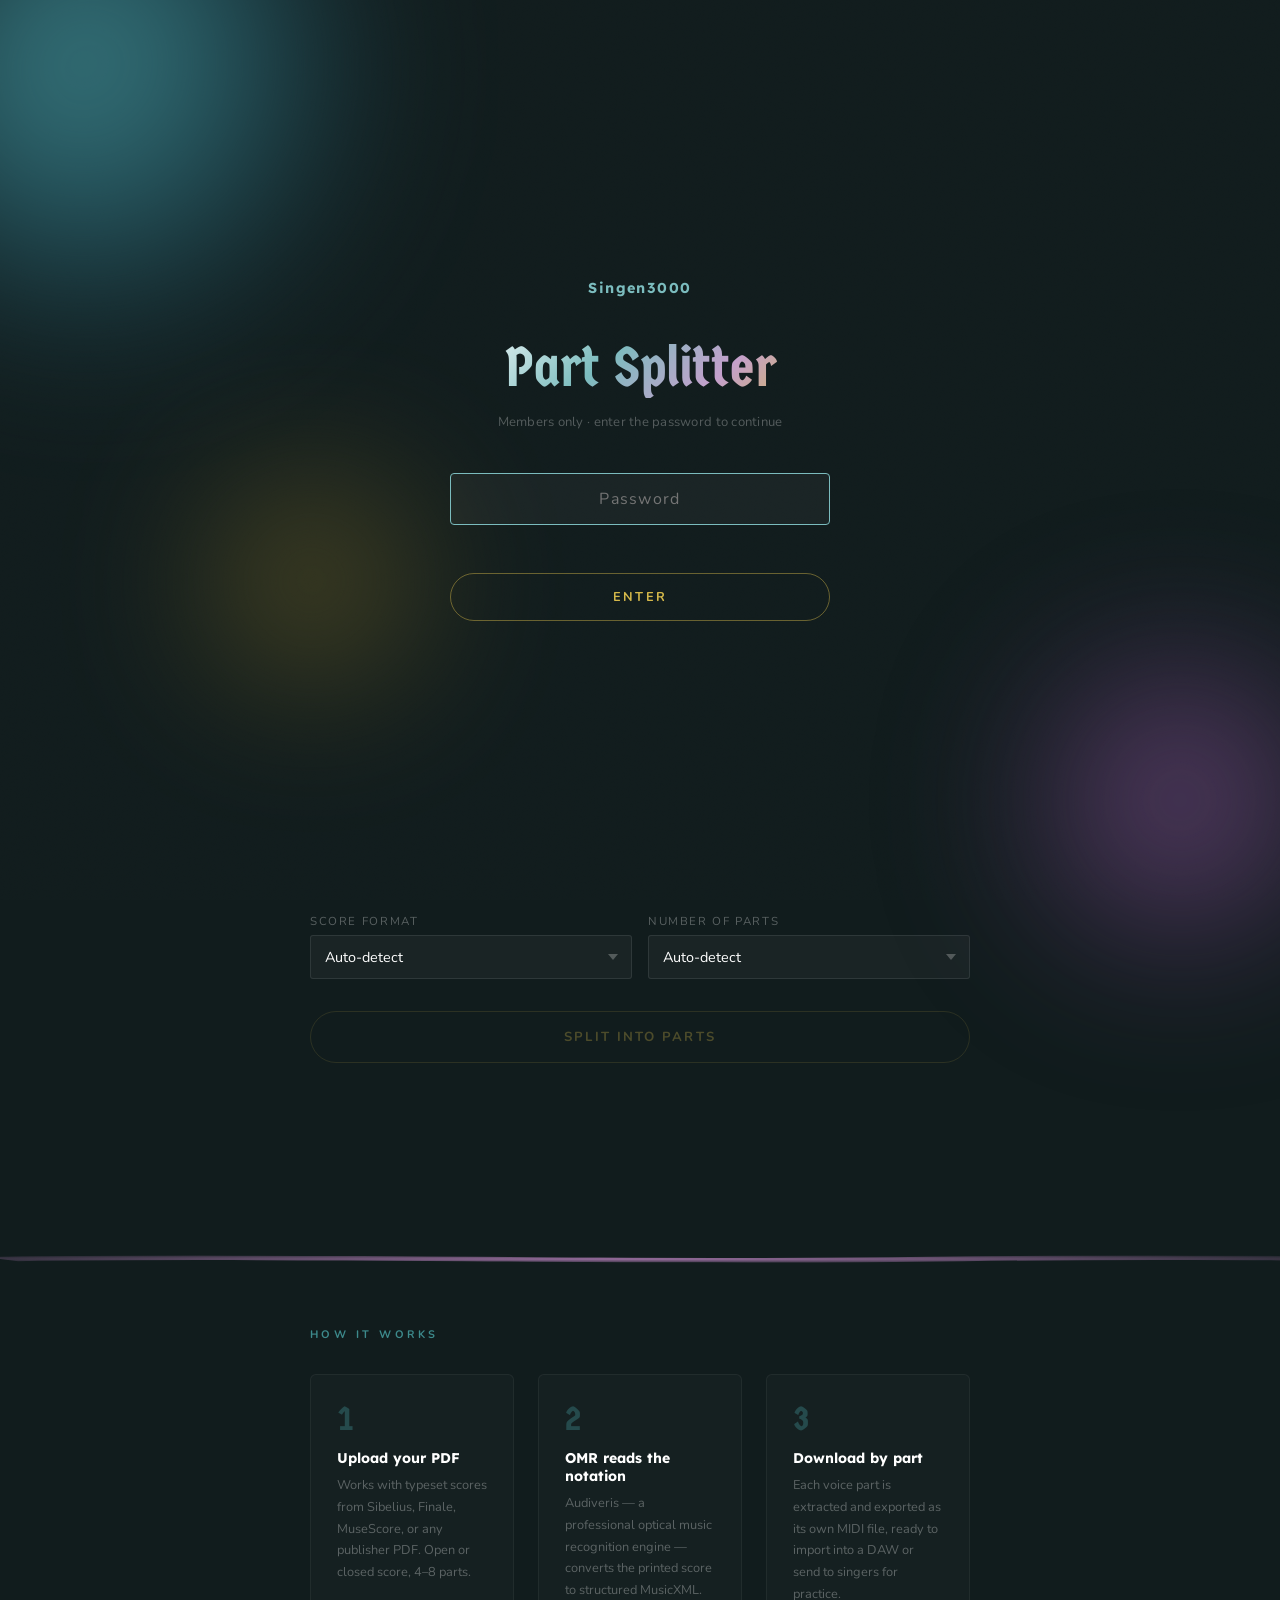
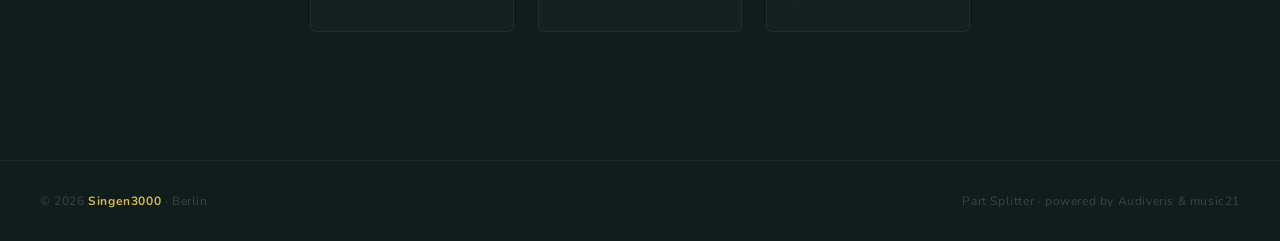
<file: choralsplit-backend/sheet-music-splitter.html>
<!DOCTYPE html>
<html lang="en">
<head>
  <meta charset="UTF-8"/>
  <meta name="viewport" content="width=device-width, initial-scale=1.0"/>
  <title>Part Splitter · Singen3000</title>
  <link rel="preconnect" href="https://fonts.googleapis.com"/>
  <link rel="preconnect" href="https://fonts.gstatic.com" crossorigin/>
  <link href="https://fonts.googleapis.com/css2?family=Germania+One&family=Lexend+Deca:wght@400;700;800&family=Nunito:wght@300;400;600;700&display=swap" rel="stylesheet"/>
  <style>
    * { margin:0; padding:0; box-sizing:border-box; }

    :root {
      --bg:         #111c1d;
      --teal:       #3d8a8c;
      --teal-light: #7bbcbe;
      --mauve:      #9a6fa0;
      --mauve-l:    #c4a0cc;
      --yellow:     #d4b84a;
      --yellow-l:   #ede09a;
    }

    html { scroll-behavior:smooth; }
    body {
      font-family:'Nunito',sans-serif;
      background:var(--bg);
      color:rgba(255,255,255,0.75);
      overflow-x:hidden;
      min-height:100vh;
    }

    /* noise overlay */
    body::before {
      content:''; position:fixed; inset:0; z-index:500; pointer-events:none;
      background-image:url("data:image/svg+xml,%3Csvg viewBox='0 0 256 256' xmlns='http://www.w3.org/2000/svg'%3E%3Cfilter id='n'%3E%3CfeTurbulence type='fractalNoise' baseFrequency='0.9' numOctaves='4' stitchTiles='stitch'/%3E%3C/filter%3E%3Crect width='100%25' height='100%25' filter='url(%23n)'/%3E%3C/svg%3E");
      background-size:200px; opacity:0.035; mix-blend-mode:overlay;
    }

    /* ── NAV ── */
    nav {
      position:fixed; top:0; width:100%; z-index:200;
      padding:1.2rem 2.5rem;
      display:flex; justify-content:space-between; align-items:center;
    }
    .logo {
      font-family:'Lexend Deca',sans-serif; font-size:1rem; font-weight:700;
      color:var(--teal-light); letter-spacing:0.1em; text-decoration:none;
    }
    .nav-back {
      font-size:0.72rem; letter-spacing:0.16em; text-transform:uppercase;
      font-weight:700; color:rgba(255,255,255,0.25); text-decoration:none;
      transition:color 0.2s;
    }
    .nav-back:hover { color:var(--yellow-l); }
    .nav-back::before { content:'← '; }

    /* ── HERO ── */
    .tool-hero {
      min-height:52vh;
      display:flex; flex-direction:column;
      align-items:center; justify-content:flex-end;
      text-align:center;
      padding:8rem 2.5rem 5rem;
      position:relative; overflow:hidden;
    }

    /* blobs */
    .blob { position:absolute; border-radius:50%; filter:blur(70px); opacity:0; animation:blobIn 2.2s ease-out forwards; }
    .blob-1{width:500px;height:500px;background:radial-gradient(circle at 40% 40%,#5bbcbe,#2a6a7a,transparent 70%);top:-120px;left:-100px;animation-delay:.1s}
    .blob-2{width:380px;height:380px;background:radial-gradient(circle at 50% 50%,#b080c0,#6a3a7a,transparent 70%);bottom:-60px;right:-60px;animation-delay:.4s}
    .blob-3{width:260px;height:260px;background:radial-gradient(circle at 50% 40%,#d4b84a,#8a7020,transparent 70%);bottom:20%;left:12%;animation-delay:.7s}
    @keyframes blobIn{from{opacity:0;transform:scale(0.85) translateY(20px)}to{opacity:1;transform:scale(1) translateY(0)}}
    .blob-1{animation:blobIn 2.2s ease-out .1s forwards,drift1 18s ease-in-out 2.3s infinite}
    .blob-2{animation:blobIn 2.2s ease-out .4s forwards,drift2 22s ease-in-out 2.6s infinite}
    .blob-3{animation:blobIn 2.2s ease-out .7s forwards,drift3 20s ease-in-out 2.9s infinite}
    @keyframes drift1{0%,100%{transform:translate(0,0)}33%{transform:translate(18px,-22px)}66%{transform:translate(-12px,14px)}}
    @keyframes drift2{0%,100%{transform:translate(0,0)}33%{transform:translate(-20px,16px)}66%{transform:translate(14px,-10px)}}
    @keyframes drift3{0%,100%{transform:translate(0,0)}33%{transform:translate(10px,20px)}66%{transform:translate(-16px,-18px)}}

    .hero-content {
      position:relative; z-index:10;
      opacity:0; animation:fadeUp 1s ease-out 1.4s forwards;
    }
    @keyframes fadeUp{from{opacity:0;transform:translateY(20px)}to{opacity:1;transform:translateY(0)}}

    .hero-eyebrow {
      font-size:0.72rem; letter-spacing:0.28em; text-transform:uppercase;
      color:var(--yellow); margin-bottom:1.2rem; font-weight:600;
    }
    h1 {
      font-family:'Germania One',cursive;
      font-size:clamp(3.2rem,9vw,7rem);
      font-weight:400; line-height:1.1; margin-bottom:1.4rem;
      background:linear-gradient(135deg,#fff 0%,var(--teal-light) 40%,var(--mauve-l) 70%,var(--yellow) 100%);
      -webkit-background-clip:text; -webkit-text-fill-color:transparent; background-clip:text;
    }
    .hero-sub {
      color:rgba(255,255,255,0.35); font-size:0.95rem; font-weight:300;
      max-width:420px; margin:0 auto; line-height:1.8;
    }

    /* ── WAVY DIVIDER ── */
    .divider {
      width:100%; height:8px; border:none; margin:4rem 0;
      background:radial-gradient(ellipse at center,var(--mauve) 0%,transparent 100%);
      mask-image:url("data:image/svg+xml,%3Csvg xmlns='http://www.w3.org/2000/svg' viewBox='0 0 100 8' preserveAspectRatio='none'%3E%3Cpath d='M0,4 C12,0 25,8 37,4 C50,0 62,8 75,4 C87,0 100,8 100,4' stroke='black' stroke-width='4.5' fill='none'/%3E%3C/svg%3E");
      -webkit-mask-image:url("data:image/svg+xml,%3Csvg xmlns='http://www.w3.org/2000/svg' viewBox='0 0 100 8' preserveAspectRatio='none'%3E%3Cpath d='M0,4 C12,0 25,8 37,4 C50,0 62,8 75,4 C87,0 100,8 100,4' stroke='black' stroke-width='4.5' fill='none'/%3E%3C/svg%3E");
      mask-size:200% 100%; -webkit-mask-size:200% 100%;
      animation:wiggle 7s ease-in-out infinite;
    }
    @keyframes wiggle{0%,100%{mask-position:0% 0%;-webkit-mask-position:0% 0%}50%{mask-position:50% 0%;-webkit-mask-position:50% 0%}}

    /* ── MAIN TOOL AREA ── */
    .tool-section {
      max-width:740px; margin:0 auto; padding:0 2.5rem 8rem;
      position:relative; z-index:10;
    }

    .section-label {
      font-size:0.68rem; letter-spacing:0.32em; text-transform:uppercase;
      color:var(--teal); font-weight:700; margin-bottom:1.8rem;
    }

    /* ── UPLOAD ZONE ── */
    .upload-zone {
      border:1px solid rgba(123,188,190,0.2);
      border-radius:8px;
      padding:3.5rem 2rem;
      text-align:center;
      cursor:pointer;
      transition:border-color 0.25s, background 0.25s;
      position:relative;
      background:rgba(255,255,255,0.015);
    }
    .upload-zone:hover, .upload-zone.drag-over {
      border-color:rgba(123,188,190,0.55);
      background:rgba(123,188,190,0.04);
    }
    .upload-zone input[type=file] {
      position:absolute; inset:0; opacity:0; cursor:pointer; width:100%; height:100%;
    }
    .upload-icon {
      width:48px; height:48px; margin:0 auto 1.4rem;
      opacity:0.35;
    }
    .upload-icon svg { width:100%; height:100%; }
    .upload-label {
      font-family:'Lexend Deca',sans-serif; font-weight:700;
      font-size:1rem; color:#fff; margin-bottom:0.5rem;
    }
    .upload-hint {
      font-size:0.8rem; color:rgba(255,255,255,0.28); line-height:1.6;
    }
    .upload-hint strong { color:var(--teal-light); font-weight:600; }

    /* file selected state */
    .upload-zone.has-file { border-color:rgba(212,184,74,0.4); background:rgba(212,184,74,0.03); }
    .upload-zone.has-file .upload-icon { opacity:1; }
    .file-name {
      display:none; font-size:0.85rem; color:var(--yellow-l);
      margin-top:0.8rem; font-weight:600; letter-spacing:0.02em;
    }
    .upload-zone.has-file .file-name { display:block; }
    .upload-zone.has-file .upload-hint { display:none; }

    /* ── OPTIONS ── */
    .options-row {
      margin-top:2rem;
      display:grid; grid-template-columns:1fr 1fr; gap:1rem;
    }
    .option-group label {
      display:block; color:rgba(255,255,255,0.3);
      font-size:0.72rem; letter-spacing:0.14em; text-transform:uppercase;
      margin-bottom:0.4rem;
    }
    .option-group select, .option-group input {
      width:100%; padding:0.7rem 0.9rem;
      background:rgba(255,255,255,0.04);
      border:1px solid rgba(255,255,255,0.09);
      border-radius:3px; color:#fff;
      font-family:'Nunito',sans-serif; font-size:0.9rem;
      outline:none; transition:border-color 0.2s;
      appearance:none; -webkit-appearance:none;
      background-image:url("data:image/svg+xml,%3Csvg xmlns='http://www.w3.org/2000/svg' width='10' height='6' viewBox='0 0 10 6'%3E%3Cpath d='M0 0l5 6 5-6z' fill='rgba(255,255,255,0.25)'/%3E%3C/svg%3E");
      background-repeat:no-repeat; background-position:right 0.8rem center;
      padding-right:2rem;
    }
    .option-group select:focus, .option-group input:focus { border-color:var(--teal-light); }
    .option-group select option { background:#111c1d; }

    /* ── SUBMIT ── */
    .submit-row { margin-top:2rem; }
    .btn-submit {
      width:100%; padding:1rem;
      background:none; color:var(--yellow);
      font-family:'Nunito',sans-serif; font-size:0.82rem;
      font-weight:700; letter-spacing:0.16em; text-transform:uppercase;
      cursor:pointer; border:1px solid rgba(212,184,74,0.45);
      border-radius:30px; transition:opacity 0.2s, border-color 0.2s;
    }
    .btn-submit:hover:not(:disabled) { opacity:0.7; }
    .btn-submit:disabled { opacity:0.3; cursor:not-allowed; }

    /* ── PROGRESS ── */
    .progress-area {
      display:none; margin-top:2rem;
      background:rgba(255,255,255,0.025);
      border:1px solid rgba(255,255,255,0.07);
      border-radius:8px; padding:2rem;
    }
    .progress-area.visible { display:block; }

    .progress-stage {
      display:flex; align-items:center; gap:1rem;
      margin-bottom:1.2rem; opacity:0.25;
      transition:opacity 0.4s;
    }
    .progress-stage.active { opacity:1; }
    .progress-stage.done { opacity:0.55; }

    .stage-dot {
      width:8px; height:8px; border-radius:50%; flex-shrink:0;
      background:rgba(255,255,255,0.15);
      transition:background 0.4s;
    }
    .progress-stage.active .stage-dot { background:var(--teal-light); box-shadow:0 0 8px rgba(123,188,190,0.5); }
    .progress-stage.done .stage-dot { background:var(--yellow); }

    .stage-label {
      font-size:0.82rem; color:rgba(255,255,255,0.55); letter-spacing:0.05em;
    }
    .progress-stage.active .stage-label { color:#fff; }

    .progress-bar-wrap {
      height:2px; background:rgba(255,255,255,0.07);
      border-radius:2px; margin-top:1.5rem; overflow:hidden;
    }
    .progress-bar {
      height:100%; width:0%; border-radius:2px;
      background:linear-gradient(90deg,var(--teal),var(--mauve-l));
      transition:width 0.5s ease;
    }

    /* ── RESULTS ── */
    .results-area {
      display:none; margin-top:2.5rem;
    }
    .results-area.visible { display:block; }

    .results-header {
      font-family:'Lexend Deca',sans-serif; font-weight:700;
      font-size:0.95rem; color:#fff; margin-bottom:1.2rem;
      letter-spacing:0.03em;
    }

    .part-list { display:flex; flex-direction:column; gap:0.6rem; }

    .part-item {
      display:flex; align-items:center; justify-content:space-between;
      padding:0.9rem 1.2rem;
      background:rgba(255,255,255,0.03);
      border:1px solid rgba(255,255,255,0.06);
      border-radius:4px;
      transition:border-color 0.2s;
    }
    .part-item:hover { border-color:rgba(123,188,190,0.25); }

    .part-name {
      font-size:0.88rem; font-weight:600; color:rgba(255,255,255,0.75);
      letter-spacing:0.04em;
    }
    .part-meta {
      font-size:0.75rem; color:rgba(255,255,255,0.25);
      margin-top:0.15rem; letter-spacing:0.04em;
    }

    .btn-download {
      padding:0.4rem 1rem;
      background:none; color:var(--teal-light);
      font-family:'Nunito',sans-serif; font-size:0.72rem;
      font-weight:700; letter-spacing:0.12em; text-transform:uppercase;
      cursor:pointer; border:1px solid rgba(123,188,190,0.3);
      border-radius:20px; text-decoration:none;
      transition:opacity 0.2s;
      white-space:nowrap;
    }
    .btn-download:hover { opacity:0.65; }

    .btn-download-all {
      display:block; width:100%; margin-top:1.2rem;
      padding:0.9rem;
      background:none; color:var(--yellow);
      font-family:'Nunito',sans-serif; font-size:0.8rem;
      font-weight:700; letter-spacing:0.14em; text-transform:uppercase;
      cursor:pointer; border:1px solid rgba(212,184,74,0.4);
      border-radius:30px; transition:opacity 0.2s; text-align:center;
      text-decoration:none;
    }
    .btn-download-all:hover { opacity:0.7; }

    /* ── ERROR ── */
    .error-area {
      display:none; margin-top:1.5rem;
      padding:1.2rem 1.4rem;
      background:rgba(180,60,60,0.07);
      border:1px solid rgba(180,60,60,0.2);
      border-radius:6px;
    }
    .error-area.visible { display:block; }
    .error-area p {
      font-size:0.85rem; color:rgba(255,160,140,0.8); line-height:1.6;
    }

    /* ── HOW IT WORKS ── */
    .how-section {
      max-width:740px; margin:0 auto; padding:0 2.5rem 8rem;
    }
    .how-grid {
      display:grid; grid-template-columns:repeat(3,1fr); gap:1.5rem;
      margin-top:2rem;
    }
    .how-item {
      padding:1.6rem;
      background:rgba(255,255,255,0.02);
      border:1px solid rgba(255,255,255,0.05);
      border-radius:6px;
    }
    .how-num {
      font-family:'Germania One',cursive;
      font-size:2.2rem; line-height:1;
      color:var(--teal); opacity:0.4;
      margin-bottom:0.8rem;
    }
    .how-title {
      font-family:'Lexend Deca',sans-serif; font-weight:700;
      font-size:0.88rem; color:#fff; margin-bottom:0.5rem;
    }
    .how-body {
      font-size:0.8rem; color:rgba(255,255,255,0.3); line-height:1.7;
    }

    /* ── FOOTER ── */
    footer {
      padding:2rem 2.5rem;
      border-top:1px solid rgba(255,255,255,0.05);
      display:flex; justify-content:space-between; align-items:center;
      flex-wrap:wrap; gap:1rem;
    }
    footer p { color:rgba(255,255,255,0.18); font-size:0.75rem; letter-spacing:0.05em; }
    footer strong { color:var(--yellow); }

    /* reveal */
    .reveal { opacity:0; transform:translateY(24px); transition:opacity 0.7s ease, transform 0.7s ease; }
    .reveal.visible { opacity:1; transform:translateY(0); }

    @media(max-width:600px){
      .options-row { grid-template-columns:1fr; }
      .how-grid { grid-template-columns:1fr; }
      h1 { font-size:clamp(2.8rem,12vw,4.5rem); }
    }

    /* ── PASSWORD GATE ── */
    #gate {
      position:fixed; inset:0; z-index:900;
      background:var(--bg);
      display:flex; align-items:center; justify-content:center;
      padding:2rem;
    }
    #gate.hidden { display:none; }

    /* reuse noise overlay on gate too */
    #gate::before {
      content:''; position:absolute; inset:0; pointer-events:none;
      background-image:url("data:image/svg+xml,%3Csvg viewBox='0 0 256 256' xmlns='http://www.w3.org/2000/svg'%3E%3Cfilter id='n'%3E%3CfeTurbulence type='fractalNoise' baseFrequency='0.9' numOctaves='4' stitchTiles='stitch'/%3E%3C/filter%3E%3Crect width='100%25' height='100%25' filter='url(%23n)'/%3E%3C/svg%3E");
      background-size:200px; opacity:0.035; mix-blend-mode:overlay;
    }

    .gate-blob { position:absolute; border-radius:50%; filter:blur(80px); }
    .gate-blob-1{width:500px;height:500px;background:radial-gradient(circle at 40% 40%,#5bbcbe,#2a6a7a,transparent 70%);top:-140px;left:-120px;opacity:0.7}
    .gate-blob-2{width:360px;height:360px;background:radial-gradient(circle at 50% 50%,#b080c0,#6a3a7a,transparent 70%);bottom:-80px;right:-80px;opacity:0.6}
    .gate-blob-3{width:240px;height:240px;background:radial-gradient(circle at 50% 40%,#d4b84a,#8a7020,transparent 70%);bottom:20%;left:15%;opacity:0.45}

    .gate-card {
      position:relative; z-index:1;
      width:100%; max-width:380px;
      text-align:center;
    }

    .gate-logo {
      font-family:'Lexend Deca',sans-serif; font-size:0.9rem; font-weight:700;
      color:var(--teal-light); letter-spacing:0.1em; margin-bottom:2.5rem;
      display:block;
    }

    .gate-title {
      font-family:'Germania One',cursive;
      font-size:clamp(2.2rem,8vw,3.5rem);
      font-weight:400; line-height:1.1; margin-bottom:0.8rem;
      background:linear-gradient(135deg,#fff 0%,var(--teal-light) 40%,var(--mauve-l) 70%,var(--yellow) 100%);
      -webkit-background-clip:text; -webkit-text-fill-color:transparent; background-clip:text;
    }

    .gate-sub {
      font-size:0.82rem; color:rgba(255,255,255,0.28);
      margin-bottom:2.5rem; line-height:1.7; letter-spacing:0.02em;
    }

    .gate-input-wrap { position:relative; margin-bottom:1rem; }
    .gate-input {
      width:100%; padding:0.85rem 1rem;
      background:rgba(255,255,255,0.04);
      border:1px solid rgba(255,255,255,0.09);
      border-radius:4px; color:#fff;
      font-family:'Nunito',sans-serif; font-size:1rem;
      outline:none; transition:border-color 0.2s;
      text-align:center; letter-spacing:0.08em;
    }
    .gate-input:focus { border-color:var(--teal-light); }
    .gate-input.error { border-color:rgba(180,80,80,0.6); animation:shake 0.35s ease; }
    @keyframes shake {
      0%,100%{transform:translateX(0)}
      20%{transform:translateX(-6px)}
      40%{transform:translateX(6px)}
      60%{transform:translateX(-4px)}
      80%{transform:translateX(4px)}
    }

    .gate-error {
      font-size:0.75rem; color:rgba(255,140,120,0.7);
      margin-bottom:1rem; min-height:1rem;
      letter-spacing:0.05em;
    }

    .gate-btn {
      width:100%; padding:0.9rem;
      background:none; color:var(--yellow);
      font-family:'Nunito',sans-serif; font-size:0.8rem;
      font-weight:700; letter-spacing:0.16em; text-transform:uppercase;
      cursor:pointer; border:1px solid rgba(212,184,74,0.45);
      border-radius:30px; transition:opacity 0.2s;
    }
    .gate-btn:hover { opacity:0.7; }
  </style>
</head>
<body>

  <!-- PASSWORD GATE -->
  <div id="gate">
    <div class="gate-blob gate-blob-1"></div>
    <div class="gate-blob gate-blob-2"></div>
    <div class="gate-blob gate-blob-3"></div>
    <div class="gate-card">
      <span class="gate-logo">Singen3000</span>
      <h2 class="gate-title">Part Splitter</h2>
      <p class="gate-sub">Members only · enter the password to continue</p>
      <div class="gate-input-wrap">
        <input class="gate-input" id="gateInput" type="password"
               placeholder="Password" autocomplete="current-password"/>
      </div>
      <p class="gate-error" id="gateError"></p>
      <button class="gate-btn" id="gateBtn">Enter</button>
    </div>
  </div>

  <nav>
    <a class="logo" href="/">Singen3000</a>
    <a class="nav-back" href="/">Back to site</a>
  </nav>

  <!-- HERO -->
  <header class="tool-hero">
    <div class="blob blob-1"></div>
    <div class="blob blob-2"></div>
    <div class="blob blob-3"></div>
    <div class="hero-content">
      <p class="hero-eyebrow">Choral tools</p>
      <h1>Part Splitter</h1>
      <p class="hero-sub">Upload a choir score PDF. Get individual MIDI files for every voice part — ready for practice, playback, or arrangement.</p>
    </div>
  </header>

  <hr class="divider"/>

  <!-- TOOL -->
  <main class="tool-section">

    <p class="section-label reveal">Upload your score</p>

    <div class="upload-zone reveal" id="dropZone">
      <input type="file" id="fileInput" accept=".pdf"/>
      <div class="upload-icon">
        <svg viewBox="0 0 48 48" fill="none" xmlns="http://www.w3.org/2000/svg">
          <rect x="8" y="6" width="32" height="36" rx="3" stroke="var(--teal-light)" stroke-width="1.5"/>
          <line x1="14" y1="16" x2="34" y2="16" stroke="var(--teal-light)" stroke-width="1.5" stroke-linecap="round"/>
          <line x1="14" y1="22" x2="34" y2="22" stroke="var(--teal-light)" stroke-width="1.5" stroke-linecap="round"/>
          <line x1="14" y1="28" x2="26" y2="28" stroke="var(--teal-light)" stroke-width="1.5" stroke-linecap="round"/>
          <circle cx="36" cy="36" r="8" fill="var(--bg)" stroke="var(--yellow)" stroke-width="1.5"/>
          <line x1="36" y1="32" x2="36" y2="40" stroke="var(--yellow)" stroke-width="1.5" stroke-linecap="round"/>
          <line x1="32" y1="36" x2="40" y2="36" stroke="var(--yellow)" stroke-width="1.5" stroke-linecap="round"/>
        </svg>
      </div>
      <p class="upload-label">Drop your PDF here</p>
      <p class="upload-hint">or click to browse · <strong>PDF only</strong> · typeset scores work best</p>
      <p class="file-name" id="fileName"></p>
    </div>

    <div class="options-row reveal">
      <div class="option-group">
        <label>Score format</label>
        <select id="scoreFormat">
          <option value="auto">Auto-detect</option>
          <option value="open">Open score (one voice per staff)</option>
          <option value="closed">Closed score (two voices per staff)</option>
        </select>
      </div>
      <div class="option-group">
        <label>Number of parts</label>
        <select id="partCount">
          <option value="auto">Auto-detect</option>
          <option value="4">4 parts (SATB)</option>
          <option value="5">5 parts</option>
          <option value="6">6 parts</option>
          <option value="7">7 parts</option>
          <option value="8">8 parts (SSAATTBB)</option>
        </select>
      </div>
    </div>

    <div class="submit-row reveal">
      <button class="btn-submit" id="submitBtn" disabled>Split into parts</button>
    </div>

    <!-- Progress -->
    <div class="progress-area" id="progressArea">
      <div class="progress-stage" id="stage1">
        <div class="stage-dot"></div>
        <span class="stage-label">Reading score with Audiveris</span>
      </div>
      <div class="progress-stage" id="stage2">
        <div class="stage-dot"></div>
        <span class="stage-label">Converting notation to MusicXML</span>
      </div>
      <div class="progress-stage" id="stage3">
        <div class="stage-dot"></div>
        <span class="stage-label">Splitting voice parts</span>
      </div>
      <div class="progress-stage" id="stage4">
        <div class="stage-dot"></div>
        <span class="stage-label">Generating MIDI files</span>
      </div>
      <div class="progress-bar-wrap">
        <div class="progress-bar" id="progressBar"></div>
      </div>
    </div>

    <!-- Error -->
    <div class="error-area" id="errorArea">
      <p id="errorMsg"></p>
    </div>

    <!-- Results -->
    <div class="results-area" id="resultsArea">
      <p class="results-header" id="resultsHeader">Your parts are ready</p>
      <div class="part-list" id="partList"></div>
      <a class="btn-download-all" id="downloadAll" href="#" download>Download all as ZIP</a>
    </div>

  </main>

  <hr class="divider"/>

  <!-- HOW IT WORKS -->
  <section class="how-section">
    <p class="section-label reveal">How it works</p>
    <div class="how-grid">
      <div class="how-item reveal">
        <div class="how-num">1</div>
        <p class="how-title">Upload your PDF</p>
        <p class="how-body">Works with typeset scores from Sibelius, Finale, MuseScore, or any publisher PDF. Open or closed score, 4–8 parts.</p>
      </div>
      <div class="how-item reveal" style="transition-delay:0.1s">
        <div class="how-num">2</div>
        <p class="how-title">OMR reads the notation</p>
        <p class="how-body">Audiveris — a professional optical music recognition engine — converts the printed score to structured MusicXML.</p>
      </div>
      <div class="how-item reveal" style="transition-delay:0.2s">
        <div class="how-num">3</div>
        <p class="how-title">Download by part</p>
        <p class="how-body">Each voice part is extracted and exported as its own MIDI file, ready to import into a DAW or send to singers for practice.</p>
      </div>
    </div>
  </section>

  <footer>
    <p>© 2026 <strong>Singen3000</strong> · Berlin</p>
    <p>Part Splitter · powered by Audiveris &amp; music21</p>
  </footer>

  <script>
    // ── Password gate ──────────────────────────────────────────────────────
    // To change the password:
    //   1. Pick a strong passphrase
    //   2. Run: echo -n "your-passphrase" | sha256sum
    //   3. Paste the resulting hash below
    const HASH = '31747001b07b9c1c66633320be4b956b00a2580bc959d3cbe40fe79a22bac159';
    const SESSION_KEY = 's3k_auth';

    const gate      = document.getElementById('gate');
    const gateInput = document.getElementById('gateInput');
    const gateBtn   = document.getElementById('gateBtn');
    const gateError = document.getElementById('gateError');

    async function sha256(str) {
      const buf = await crypto.subtle.digest(
        'SHA-256', new TextEncoder().encode(str)
      );
      return Array.from(new Uint8Array(buf))
        .map(b => b.toString(16).padStart(2, '0')).join('');
    }

    async function tryUnlock() {
      const val = gateInput.value;
      if (!val) return;
      const hash = await sha256(val);
      if (hash === HASH) {
        sessionStorage.setItem(SESSION_KEY, '1');
        gate.classList.add('hidden');
        gateError.textContent = '';
      } else {
        gateError.textContent = 'Incorrect password';
        gateInput.classList.add('error');
        gateInput.value = '';
        setTimeout(() => gateInput.classList.remove('error'), 400);
        gateInput.focus();
      }
    }

    // Check if already unlocked this session
    if (sessionStorage.getItem(SESSION_KEY) === '1') {
      gate.classList.add('hidden');
    } else {
      // Focus input after a moment so autofill can fire first
      setTimeout(() => gateInput.focus(), 100);
    }

    gateBtn.addEventListener('click', tryUnlock);
    gateInput.addEventListener('keydown', e => { if (e.key === 'Enter') tryUnlock(); });
    // ── End password gate ──────────────────────────────────────────────────

    // ── Reveal on scroll ──
    const revealEls = document.querySelectorAll('.reveal');
    const observer = new IntersectionObserver(entries => {
      entries.forEach(e => { if(e.isIntersecting) { e.target.classList.add('visible'); observer.unobserve(e.target); }});
    }, { threshold: 0.12 });
    revealEls.forEach(el => observer.observe(el));

    // ── File input ──
    const dropZone  = document.getElementById('dropZone');
    const fileInput = document.getElementById('fileInput');
    const fileName  = document.getElementById('fileName');
    const submitBtn = document.getElementById('submitBtn');

    let selectedFile = null;

    function setFile(file) {
      if (!file || file.type !== 'application/pdf') { return; }
      selectedFile = file;
      fileName.textContent = file.name;
      dropZone.classList.add('has-file');
      submitBtn.disabled = false;
    }

    fileInput.addEventListener('change', () => { if(fileInput.files[0]) setFile(fileInput.files[0]); });

    dropZone.addEventListener('dragover', e => { e.preventDefault(); dropZone.classList.add('drag-over'); });
    dropZone.addEventListener('dragleave', () => dropZone.classList.remove('drag-over'));
    dropZone.addEventListener('drop', e => {
      e.preventDefault(); dropZone.classList.remove('drag-over');
      const file = e.dataTransfer.files[0];
      if(file) setFile(file);
    });

    // ── Progress helpers ──
    const progressArea = document.getElementById('progressArea');
    const progressBar  = document.getElementById('progressBar');
    const errorArea    = document.getElementById('errorArea');
    const errorMsg     = document.getElementById('errorMsg');
    const resultsArea  = document.getElementById('resultsArea');
    const partList     = document.getElementById('partList');
    const downloadAll  = document.getElementById('downloadAll');

    const stages = [
      document.getElementById('stage1'),
      document.getElementById('stage2'),
      document.getElementById('stage3'),
      document.getElementById('stage4'),
    ];

    function resetUI() {
      progressArea.classList.remove('visible');
      errorArea.classList.remove('visible');
      resultsArea.classList.remove('visible');
      stages.forEach(s => { s.classList.remove('active','done'); });
      progressBar.style.width = '0%';
      partList.innerHTML = '';
    }

    function activateStage(n) {
      stages.forEach((s, i) => {
        if(i < n)  { s.classList.remove('active'); s.classList.add('done'); }
        if(i === n){ s.classList.add('active'); s.classList.remove('done'); }
        if(i > n)  { s.classList.remove('active','done'); }
      });
      progressBar.style.width = ((n+1)/stages.length * 100) + '%';
    }

    function showError(msg) {
      errorMsg.textContent = msg;
      errorArea.classList.add('visible');
      stages.forEach(s => s.classList.remove('active'));
      submitBtn.disabled = false;
      submitBtn.textContent = 'Split into parts';
    }

    // ── Submit ──
    submitBtn.addEventListener('click', async () => {
      if(!selectedFile) return;
      resetUI();
      progressArea.classList.add('visible');
      submitBtn.disabled = true;
      submitBtn.textContent = 'Processing…';

      const API = ''; // set to your Fly.io backend URL e.g. https://choralsplit.fly.dev
      const formData = new FormData();
      formData.append('file', selectedFile);
      formData.append('score_format', document.getElementById('scoreFormat').value);
      formData.append('part_count', document.getElementById('partCount').value);

      try {
        activateStage(0);

        const res = await fetch(`${API}/api/split`, {
          method: 'POST',
          body: formData,
        });

        if(!res.ok) {
          const err = await res.json().catch(() => ({ detail: 'Unknown error' }));
          throw new Error(err.detail || `Server error ${res.status}`);
        }

        activateStage(1);
        await sleep(400);
        activateStage(2);
        await sleep(400);
        activateStage(3);

        const data = await res.json();
        // expected: { parts: [{ name, midi_url, note_count }], zip_url }

        stages.forEach(s => { s.classList.remove('active'); s.classList.add('done'); });
        progressBar.style.width = '100%';

        renderResults(data, API);

      } catch(err) {
        showError(err.message || 'Something went wrong. Check the score is a clean typeset PDF and try again.');
      }
    });

    function sleep(ms) { return new Promise(r => setTimeout(r, ms)); }

    function renderResults(data, base) {
      document.getElementById('resultsHeader').textContent =
        `${data.parts.length} part${data.parts.length !== 1 ? 's' : ''} extracted`;

      data.parts.forEach(part => {
        const item = document.createElement('div');
        item.className = 'part-item';
        item.innerHTML = `
          <div>
            <div class="part-name">${escHtml(part.name)}</div>
            <div class="part-meta">${part.note_count ?? '—'} notes</div>
          </div>
          <a class="btn-download" href="${base}${escHtml(part.midi_url)}" download>Download</a>
        `;
        partList.appendChild(item);
      });

      downloadAll.href = `${base}${data.zip_url}`;
      resultsArea.classList.add('visible');
      submitBtn.disabled = false;
      submitBtn.textContent = 'Split another score';
      selectedFile = null;
      dropZone.classList.remove('has-file');
      fileName.textContent = '';
      fileInput.value = '';
    }

    function escHtml(s) {
      return String(s)
        .replace(/&/g,'&amp;').replace(/</g,'&lt;')
        .replace(/>/g,'&gt;').replace(/"/g,'&quot;');
    }
  </script>
</body>
</html>
</file>
